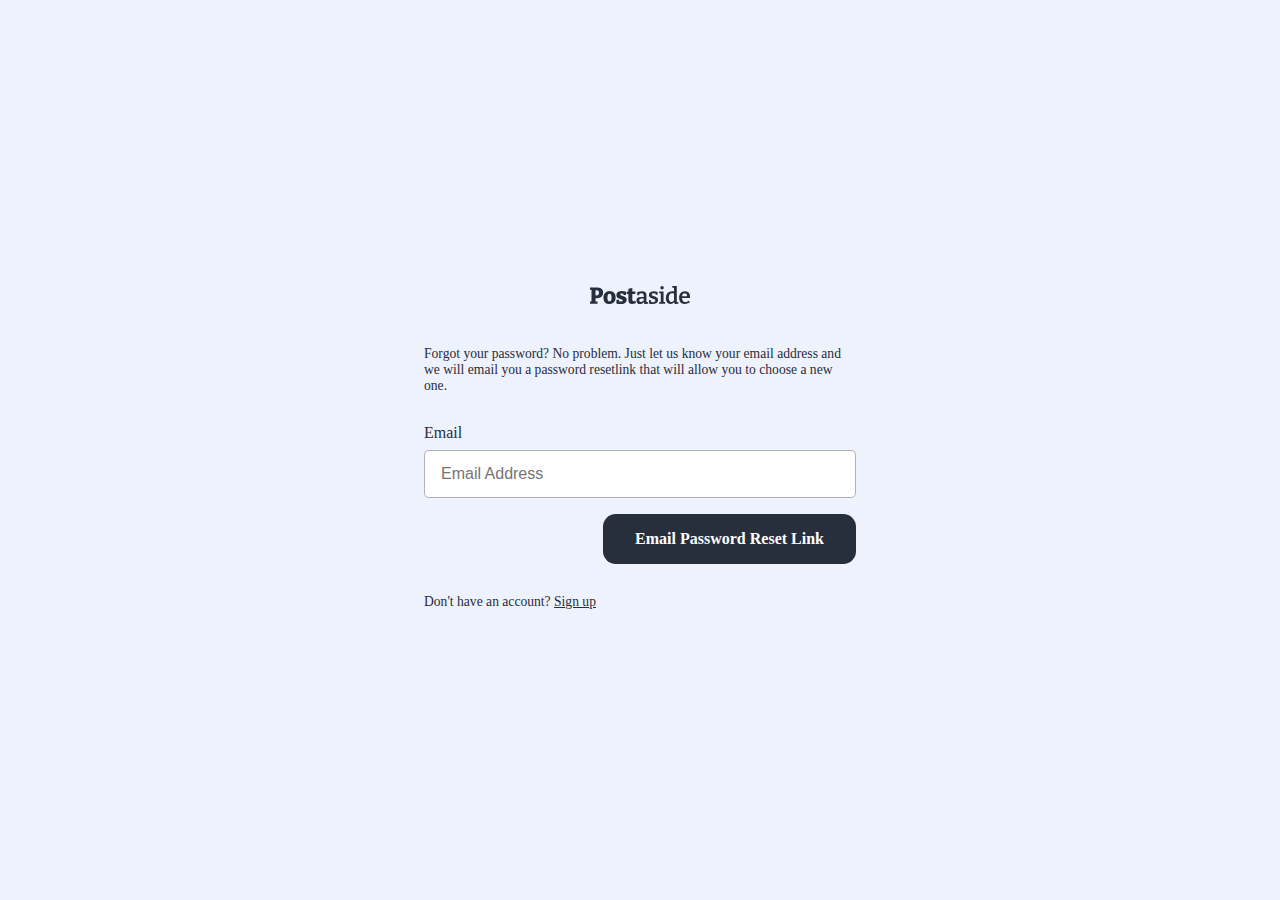
<file: forgot-password.html>
<!DOCTYPE html>
<html lang="en">
<head>
    <meta charset="UTF-8">
    <meta http-equiv="X-UA-Compatible" content="IE=edge">
    <meta name="viewport" content="width=device-width, initial-scale=1.0">
    <title>Forgot Password - Postaside</title>
    <link rel="stylesheet" href="css/forgot-password.css">
</head>
<body>
    <div class="container">
        <main>
            <a id="logo" href="index.html">
                <svg xmlns="http://www.w3.org/2000/svg" width="100" height="36" viewBox="0 0 757.594 137.937" fill="white" class="block h-9 w-auto -mt-0.5 transition ease-in-out duration-150 hover:opacity-75">
                    <path id="Postaside" class="cls-1" d="M77.5,88.3Q88.674,82.627,94,72.934a43.68,43.68,0,0,0,5.326-21.39,43.348,43.348,0,0,0-4.453-19.818A32.869,32.869,0,0,0,80.907,17.67q-9.519-5.238-24.533-5.238H42.406L-0.2,13.3V28.321l16.937,5.238L11.5,27.273v94.115l4.54-5.937L-0.2,120.864V135.88H57.073V120.864L37.691,115.8l4.191,5.588V89.434l-6.111,4.54H48.517Q66.327,93.974,77.5,88.3ZM64.144,38.8q4.277,4.89,4.278,13.27,0,9.081-4.976,14.667T48.517,72.323H35.77l6.111,4.54V29.369l-4.54,4.54H51.66Q59.865,33.909,64.144,38.8Zm59.193,7.072a39.838,39.838,0,0,0-16.414,17.374q-5.676,11.352-5.674,27.414,0,22.877,11.611,35.184t33.089,12.31q15.015,0,25.842-6.111a41.288,41.288,0,0,0,16.675-17.461q5.849-11.347,5.849-27.239,0-22.872-11.786-35.184t-33.437-12.31Q134.073,39.845,123.337,45.869Zm36.406,21.215q3.666,6.462,3.667,21.477a66.493,66.493,0,0,1-1.659,16.326q-1.662,6.377-5.151,9.429a13.547,13.547,0,0,1-9.254,3.056q-8.034,0-11.612-6.461T132.155,89.26q0-15.191,3.666-21.913t12.048-6.722Q156.076,60.624,159.743,67.084ZM232.816,60.8a17.843,17.843,0,0,1,8.818-1.921,64.179,64.179,0,0,1,13.619,1.746l-4.016-4.191,3.143,13.445h18.509l1.222-25.144a164.287,164.287,0,0,0-17.548-3.754,106.871,106.871,0,0,0-16.326-1.31A62.41,62.41,0,0,0,219.9,42.814a30.088,30.088,0,0,0-14.4,9.865q-5.238,6.724-5.239,17.548,0,8.733,3.405,14.143a25.82,25.82,0,0,0,8.905,8.643,52.692,52.692,0,0,0,11.612,5.064q6.11,1.833,11.611,3.4a36.05,36.05,0,0,1,8.906,3.667,6.467,6.467,0,0,1,3.4,5.762,5.626,5.626,0,0,1-2.095,4.54,13.078,13.078,0,0,1-5.587,2.532,32.518,32.518,0,0,1-7.159.786,54.989,54.989,0,0,1-6.985-.524,33.769,33.769,0,0,1-7.333-1.746l2.444,4.016-2.27-14.667H200.775l-1.222,27.588q8.729,2.271,17.112,3.579a104.106,104.106,0,0,0,16.064,1.31,69.175,69.175,0,0,0,22.961-3.58,36.032,36.032,0,0,0,16.239-10.825q6.024-7.244,6.024-18.6,0-8.03-3.493-13.1a26.264,26.264,0,0,0-8.992-8.119,60.948,60.948,0,0,0-11.786-4.976Q247.4,77.213,241.9,75.64a37.805,37.805,0,0,1-8.993-3.667,6.308,6.308,0,0,1-3.492-5.587A6.086,6.086,0,0,1,232.816,60.8Zm115.5,68.622-5.413-15.89q-4.018,1.4-7.247,2.183a24.971,24.971,0,0,1-5.849.786q-4.714,0-6.984-3.318t-2.27-10.651V57.83L317.588,61.5h25.843l0.523-19.382H317.588l2.969,3.841V16.273l-29.684,5.413V45.957l4.016-5.064L278.3,45.957V61.5H294.54l-3.667-3.667v48.716q0,15.715,6.723,23.66t19.992,7.944q14.839,0,30.732-8.73h0Zm79.27-60.59q0-14.315-8.381-21.04t-23.747-6.722A101.324,101.324,0,0,0,378,42.726,196.269,196.269,0,0,0,357.222,47.7l1.4,24.445h13.445l2.1-14.842-2.445,2.619a68.806,68.806,0,0,1,9.691-2.532,48.767,48.767,0,0,1,8.468-.786q8.029,0,12.4,3.754t4.365,12.31v13.27l1.571-1.921h-20.08a64.138,64.138,0,0,0-19.294,2.532,24.084,24.084,0,0,0-12.31,8.294q-4.366,5.762-4.365,15.89,0,13.271,7.333,20.167a25.258,25.258,0,0,0,17.985,6.9,37.733,37.733,0,0,0,16.85-4.191,48.728,48.728,0,0,0,15.627-12.746l-1.4-.524,2.793,16.763,28.636-1.4V124.88l-15.54-4.191,3.143,4.191V68.83ZM377.215,99.212q3.929-3.143,14.231-3.143h16.762l-1.571-1.746V115.1l1.048-4.191a53.707,53.707,0,0,1-11.525,8.381,23.737,23.737,0,0,1-11,3.143,11.576,11.576,0,0,1-8.556-3.317q-3.319-3.315-3.317-10.3Q373.287,102.358,377.215,99.212Zm94.551-41.033q4.363-2.967,11.35-2.968a56.151,56.151,0,0,1,15.191,2.445l-2.969-3.143,2.794,13.794h13.445l0.873-22.175a135.818,135.818,0,0,0-15.889-3.754,85.563,85.563,0,0,0-14.318-1.309,52.114,52.114,0,0,0-17.549,2.881,28.371,28.371,0,0,0-13.008,8.992Q446.8,59.055,446.8,68.83q0,8.209,3.492,13.27a26.186,26.186,0,0,0,8.993,8.119A62.114,62.114,0,0,0,470.893,95.2q6.11,1.923,11.612,3.841a31.775,31.775,0,0,1,8.992,4.627,8.881,8.881,0,0,1,3.492,7.421,9.477,9.477,0,0,1-2.794,6.984,17.465,17.465,0,0,1-7.071,4.191,29.327,29.327,0,0,1-9.167,1.4,54.127,54.127,0,0,1-7.6-.611,66.583,66.583,0,0,1-8.119-1.659l2.095,2.444-1.92-15.889H447.146L446.1,133.436a143.811,143.811,0,0,0,15.278,3.23,93.194,93.194,0,0,0,14.056,1.135,57.8,57.8,0,0,0,20.691-3.492,32.946,32.946,0,0,0,14.493-10.215q5.324-6.72,5.325-16.5,0-8.029-3.492-13.1a25.463,25.463,0,0,0-8.992-8.032,64.526,64.526,0,0,0-11.786-4.889q-6.287-1.919-11.786-3.754a30.134,30.134,0,0,1-8.993-4.54,8.691,8.691,0,0,1-3.492-7.246A9.1,9.1,0,0,1,471.766,58.179ZM557.149,42.29L523.8,43.512V54.338l13.794,3.492-1.4-1.572v67.05l1.571-1.92L523.8,125.055V135.88h45.573V125.055L555.4,121.388l1.746,1.92V42.29Zm-2.27-18.6q3.667-3.229,3.667-9.516,0-6.458-3.58-9.6a13.136,13.136,0,0,0-8.992-3.143,13.486,13.486,0,0,0-9.254,3.23q-3.668,3.233-3.667,9.691,0,5.938,3.492,9.254a12.875,12.875,0,0,0,9.254,3.318A13.235,13.235,0,0,0,554.879,23.694Zm70.278,110.353a59.463,59.463,0,0,0,15.453-11.262l-2.269-.873,2.793,15.016,28.636-1.222V124.88l-15.016-4.016,2.794,3.143V0.383l-34.224,1.4V12.432L638.166,16.8l-1.572-2.27V45.433l3.842-2.444a72.35,72.35,0,0,0-8.731-1.484,79.7,79.7,0,0,0-8.206-.436q-23.049,0-35.97,12.484t-12.921,37.8q0,14.842,4.54,25.318t12.31,15.8a30.6,30.6,0,0,0,17.723,5.326A36.348,36.348,0,0,0,625.157,134.047ZM606.3,118.332q-4.629-3.928-7.247-11.35a52.791,52.791,0,0,1-2.619-17.548q0-15.539,6.461-24.445t19.9-8.905a56.452,56.452,0,0,1,16.414,2.794l-2.62-4.889v63.732l2.445-6.461a48.564,48.564,0,0,1-11.35,8.207,23.845,23.845,0,0,1-10.651,2.794A16.085,16.085,0,0,1,606.3,118.332ZM736.644,134.4A80.872,80.872,0,0,0,756.9,124.182l-7.159-11.35a67.7,67.7,0,0,1-14.842,6.984,44.108,44.108,0,0,1-13.27,2.27q-8.558,0-14.144-4.365a25.089,25.089,0,0,1-8.206-11.961,53.746,53.746,0,0,1-2.62-17.548,55.611,55.611,0,0,1,2.183-16.239,23.865,23.865,0,0,1,6.984-11.35q4.8-4.191,12.31-4.191,6.635,0,10.652,3.318a17.789,17.789,0,0,1,5.674,8.9,40.65,40.65,0,0,1,1.485,12.572l2.444-1.572H691.769v13.27h64.955q0.523-3.143.7-5.762t0.175-5.238a52.166,52.166,0,0,0-4.016-20.953,32.128,32.128,0,0,0-12.31-14.58q-8.295-5.324-21.39-5.325-13.8,0-23.834,6.024a40.224,40.224,0,0,0-15.54,17.2q-5.5,11.176-5.5,26.715,0,15.191,5.238,25.667a36.138,36.138,0,0,0,14.667,15.8,43.265,43.265,0,0,0,21.652,5.326A63.812,63.812,0,0,0,736.644,134.4Z" transform="translate(0 -0.375)"></path>
                </svg>
            </a>
            <p>Forgot your password? No problem. Just let us know your email address and
                we will email you a password resetlink that will allow you to choose a new one.</p>
            <form action="">
                <label for="email">Email
                    <input name="email" id="email" type="email" placeholder="Email Address">
                </label>
                <input type="submit" value="Email Password Reset Link">
            </form>
            <p>Don't have an account? <a href="register.html">Sign up</a></p>
        </main>
    </div>
</body>
</html>
</file>
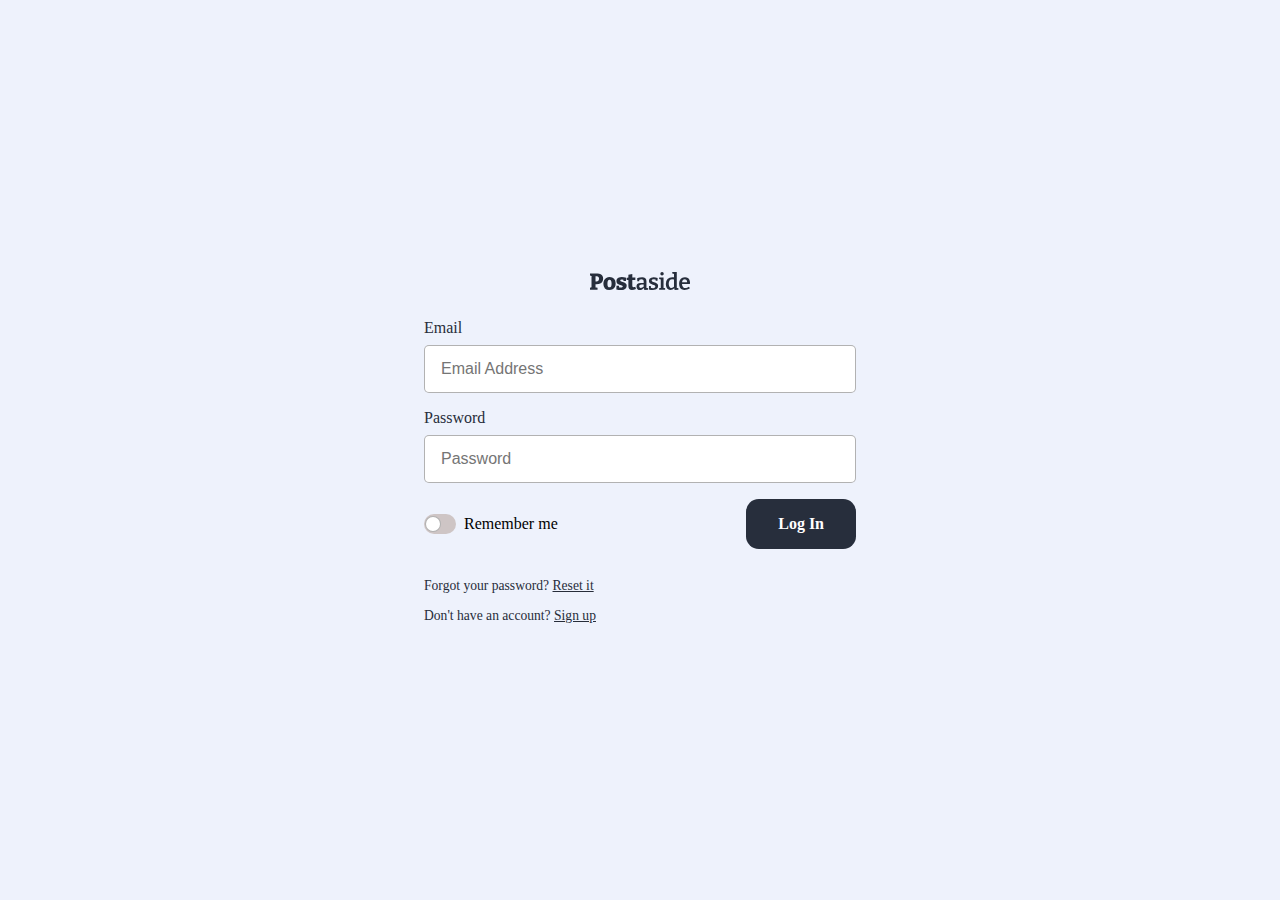
<file: login.html>
<!DOCTYPE html>
<html lang="en">
<head>
    <meta charset="UTF-8">
    <meta http-equiv="X-UA-Compatible" content="IE=edge">
    <meta name="viewport" content="width=device-width, initial-scale=1.0">
    <title>Login - Postaside</title>
    <link rel="stylesheet" href="css/login.css">
</head>
<body>
    <div class="container">
        <main>
            <a id="logo" href="index.html">
                <svg xmlns="http://www.w3.org/2000/svg" width="100" height="36" viewBox="0 0 757.594 137.937" fill="white" class="block h-9 w-auto -mt-0.5 transition ease-in-out duration-150 hover:opacity-75">
                    <path id="Postaside" class="cls-1" d="M77.5,88.3Q88.674,82.627,94,72.934a43.68,43.68,0,0,0,5.326-21.39,43.348,43.348,0,0,0-4.453-19.818A32.869,32.869,0,0,0,80.907,17.67q-9.519-5.238-24.533-5.238H42.406L-0.2,13.3V28.321l16.937,5.238L11.5,27.273v94.115l4.54-5.937L-0.2,120.864V135.88H57.073V120.864L37.691,115.8l4.191,5.588V89.434l-6.111,4.54H48.517Q66.327,93.974,77.5,88.3ZM64.144,38.8q4.277,4.89,4.278,13.27,0,9.081-4.976,14.667T48.517,72.323H35.77l6.111,4.54V29.369l-4.54,4.54H51.66Q59.865,33.909,64.144,38.8Zm59.193,7.072a39.838,39.838,0,0,0-16.414,17.374q-5.676,11.352-5.674,27.414,0,22.877,11.611,35.184t33.089,12.31q15.015,0,25.842-6.111a41.288,41.288,0,0,0,16.675-17.461q5.849-11.347,5.849-27.239,0-22.872-11.786-35.184t-33.437-12.31Q134.073,39.845,123.337,45.869Zm36.406,21.215q3.666,6.462,3.667,21.477a66.493,66.493,0,0,1-1.659,16.326q-1.662,6.377-5.151,9.429a13.547,13.547,0,0,1-9.254,3.056q-8.034,0-11.612-6.461T132.155,89.26q0-15.191,3.666-21.913t12.048-6.722Q156.076,60.624,159.743,67.084ZM232.816,60.8a17.843,17.843,0,0,1,8.818-1.921,64.179,64.179,0,0,1,13.619,1.746l-4.016-4.191,3.143,13.445h18.509l1.222-25.144a164.287,164.287,0,0,0-17.548-3.754,106.871,106.871,0,0,0-16.326-1.31A62.41,62.41,0,0,0,219.9,42.814a30.088,30.088,0,0,0-14.4,9.865q-5.238,6.724-5.239,17.548,0,8.733,3.405,14.143a25.82,25.82,0,0,0,8.905,8.643,52.692,52.692,0,0,0,11.612,5.064q6.11,1.833,11.611,3.4a36.05,36.05,0,0,1,8.906,3.667,6.467,6.467,0,0,1,3.4,5.762,5.626,5.626,0,0,1-2.095,4.54,13.078,13.078,0,0,1-5.587,2.532,32.518,32.518,0,0,1-7.159.786,54.989,54.989,0,0,1-6.985-.524,33.769,33.769,0,0,1-7.333-1.746l2.444,4.016-2.27-14.667H200.775l-1.222,27.588q8.729,2.271,17.112,3.579a104.106,104.106,0,0,0,16.064,1.31,69.175,69.175,0,0,0,22.961-3.58,36.032,36.032,0,0,0,16.239-10.825q6.024-7.244,6.024-18.6,0-8.03-3.493-13.1a26.264,26.264,0,0,0-8.992-8.119,60.948,60.948,0,0,0-11.786-4.976Q247.4,77.213,241.9,75.64a37.805,37.805,0,0,1-8.993-3.667,6.308,6.308,0,0,1-3.492-5.587A6.086,6.086,0,0,1,232.816,60.8Zm115.5,68.622-5.413-15.89q-4.018,1.4-7.247,2.183a24.971,24.971,0,0,1-5.849.786q-4.714,0-6.984-3.318t-2.27-10.651V57.83L317.588,61.5h25.843l0.523-19.382H317.588l2.969,3.841V16.273l-29.684,5.413V45.957l4.016-5.064L278.3,45.957V61.5H294.54l-3.667-3.667v48.716q0,15.715,6.723,23.66t19.992,7.944q14.839,0,30.732-8.73h0Zm79.27-60.59q0-14.315-8.381-21.04t-23.747-6.722A101.324,101.324,0,0,0,378,42.726,196.269,196.269,0,0,0,357.222,47.7l1.4,24.445h13.445l2.1-14.842-2.445,2.619a68.806,68.806,0,0,1,9.691-2.532,48.767,48.767,0,0,1,8.468-.786q8.029,0,12.4,3.754t4.365,12.31v13.27l1.571-1.921h-20.08a64.138,64.138,0,0,0-19.294,2.532,24.084,24.084,0,0,0-12.31,8.294q-4.366,5.762-4.365,15.89,0,13.271,7.333,20.167a25.258,25.258,0,0,0,17.985,6.9,37.733,37.733,0,0,0,16.85-4.191,48.728,48.728,0,0,0,15.627-12.746l-1.4-.524,2.793,16.763,28.636-1.4V124.88l-15.54-4.191,3.143,4.191V68.83ZM377.215,99.212q3.929-3.143,14.231-3.143h16.762l-1.571-1.746V115.1l1.048-4.191a53.707,53.707,0,0,1-11.525,8.381,23.737,23.737,0,0,1-11,3.143,11.576,11.576,0,0,1-8.556-3.317q-3.319-3.315-3.317-10.3Q373.287,102.358,377.215,99.212Zm94.551-41.033q4.363-2.967,11.35-2.968a56.151,56.151,0,0,1,15.191,2.445l-2.969-3.143,2.794,13.794h13.445l0.873-22.175a135.818,135.818,0,0,0-15.889-3.754,85.563,85.563,0,0,0-14.318-1.309,52.114,52.114,0,0,0-17.549,2.881,28.371,28.371,0,0,0-13.008,8.992Q446.8,59.055,446.8,68.83q0,8.209,3.492,13.27a26.186,26.186,0,0,0,8.993,8.119A62.114,62.114,0,0,0,470.893,95.2q6.11,1.923,11.612,3.841a31.775,31.775,0,0,1,8.992,4.627,8.881,8.881,0,0,1,3.492,7.421,9.477,9.477,0,0,1-2.794,6.984,17.465,17.465,0,0,1-7.071,4.191,29.327,29.327,0,0,1-9.167,1.4,54.127,54.127,0,0,1-7.6-.611,66.583,66.583,0,0,1-8.119-1.659l2.095,2.444-1.92-15.889H447.146L446.1,133.436a143.811,143.811,0,0,0,15.278,3.23,93.194,93.194,0,0,0,14.056,1.135,57.8,57.8,0,0,0,20.691-3.492,32.946,32.946,0,0,0,14.493-10.215q5.324-6.72,5.325-16.5,0-8.029-3.492-13.1a25.463,25.463,0,0,0-8.992-8.032,64.526,64.526,0,0,0-11.786-4.889q-6.287-1.919-11.786-3.754a30.134,30.134,0,0,1-8.993-4.54,8.691,8.691,0,0,1-3.492-7.246A9.1,9.1,0,0,1,471.766,58.179ZM557.149,42.29L523.8,43.512V54.338l13.794,3.492-1.4-1.572v67.05l1.571-1.92L523.8,125.055V135.88h45.573V125.055L555.4,121.388l1.746,1.92V42.29Zm-2.27-18.6q3.667-3.229,3.667-9.516,0-6.458-3.58-9.6a13.136,13.136,0,0,0-8.992-3.143,13.486,13.486,0,0,0-9.254,3.23q-3.668,3.233-3.667,9.691,0,5.938,3.492,9.254a12.875,12.875,0,0,0,9.254,3.318A13.235,13.235,0,0,0,554.879,23.694Zm70.278,110.353a59.463,59.463,0,0,0,15.453-11.262l-2.269-.873,2.793,15.016,28.636-1.222V124.88l-15.016-4.016,2.794,3.143V0.383l-34.224,1.4V12.432L638.166,16.8l-1.572-2.27V45.433l3.842-2.444a72.35,72.35,0,0,0-8.731-1.484,79.7,79.7,0,0,0-8.206-.436q-23.049,0-35.97,12.484t-12.921,37.8q0,14.842,4.54,25.318t12.31,15.8a30.6,30.6,0,0,0,17.723,5.326A36.348,36.348,0,0,0,625.157,134.047ZM606.3,118.332q-4.629-3.928-7.247-11.35a52.791,52.791,0,0,1-2.619-17.548q0-15.539,6.461-24.445t19.9-8.905a56.452,56.452,0,0,1,16.414,2.794l-2.62-4.889v63.732l2.445-6.461a48.564,48.564,0,0,1-11.35,8.207,23.845,23.845,0,0,1-10.651,2.794A16.085,16.085,0,0,1,606.3,118.332ZM736.644,134.4A80.872,80.872,0,0,0,756.9,124.182l-7.159-11.35a67.7,67.7,0,0,1-14.842,6.984,44.108,44.108,0,0,1-13.27,2.27q-8.558,0-14.144-4.365a25.089,25.089,0,0,1-8.206-11.961,53.746,53.746,0,0,1-2.62-17.548,55.611,55.611,0,0,1,2.183-16.239,23.865,23.865,0,0,1,6.984-11.35q4.8-4.191,12.31-4.191,6.635,0,10.652,3.318a17.789,17.789,0,0,1,5.674,8.9,40.65,40.65,0,0,1,1.485,12.572l2.444-1.572H691.769v13.27h64.955q0.523-3.143.7-5.762t0.175-5.238a52.166,52.166,0,0,0-4.016-20.953,32.128,32.128,0,0,0-12.31-14.58q-8.295-5.324-21.39-5.325-13.8,0-23.834,6.024a40.224,40.224,0,0,0-15.54,17.2q-5.5,11.176-5.5,26.715,0,15.191,5.238,25.667a36.138,36.138,0,0,0,14.667,15.8,43.265,43.265,0,0,0,21.652,5.326A63.812,63.812,0,0,0,736.644,134.4Z" transform="translate(0 -0.375)"></path>
                </svg>
            </a>
            <form action="">
                <label for="email">Email
                    <input name="email" id="email" type="email" placeholder="Email Address">
                </label>
                <label for="password">Password
                    <input name="password" id="password" type="password" placeholder="Password">
                </label>
                <div class="gap-2 flex">
                    <label class="except flex" for="checkbox">
                        <input type="checkbox" name="checkbox" id="checkbox" autocomplete="off">
                        <div class="switch">
                            <div class="toggle"></div>
                        </div>
                        Remember me
                    </label>
                    <input type="submit" value="Log In">
                </div>
            </form>

            <div class="links">
                <p>Forgot your password? <a href="forgot-password.html">Reset it</a></p>
                <p>Don't have an account? <a href="register.html">Sign up</a></p>
            </div>
        </main>
    </div>
</body>
</html>
</file>
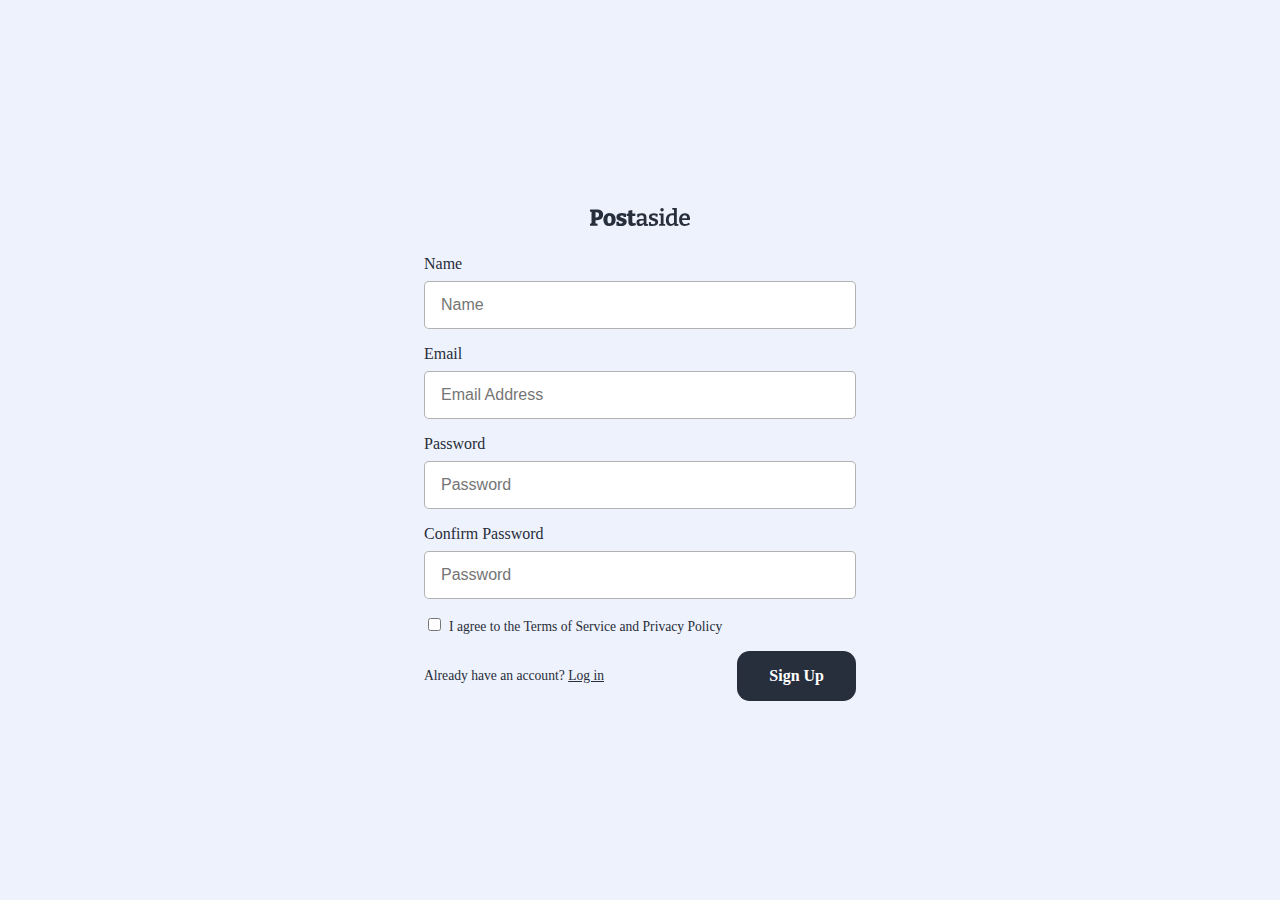
<file: register.html>
<!DOCTYPE html>
<html lang="en">
<head>
    <meta charset="UTF-8">
    <meta http-equiv="X-UA-Compatible" content="IE=edge">
    <meta name="viewport" content="width=device-width, initial-scale=1.0">
    <title>Register - Postaside</title>
    <link rel="stylesheet" href="css/register.css">
</head>
<body>
    <div class="container">
        <main>
            <a id="logo" href="index.html">
                <svg xmlns="http://www.w3.org/2000/svg" width="100" height="36" viewBox="0 0 757.594 137.937" fill="white" class="block h-9 w-auto -mt-0.5 transition ease-in-out duration-150 hover:opacity-75">
                    <path id="Postaside" class="cls-1" d="M77.5,88.3Q88.674,82.627,94,72.934a43.68,43.68,0,0,0,5.326-21.39,43.348,43.348,0,0,0-4.453-19.818A32.869,32.869,0,0,0,80.907,17.67q-9.519-5.238-24.533-5.238H42.406L-0.2,13.3V28.321l16.937,5.238L11.5,27.273v94.115l4.54-5.937L-0.2,120.864V135.88H57.073V120.864L37.691,115.8l4.191,5.588V89.434l-6.111,4.54H48.517Q66.327,93.974,77.5,88.3ZM64.144,38.8q4.277,4.89,4.278,13.27,0,9.081-4.976,14.667T48.517,72.323H35.77l6.111,4.54V29.369l-4.54,4.54H51.66Q59.865,33.909,64.144,38.8Zm59.193,7.072a39.838,39.838,0,0,0-16.414,17.374q-5.676,11.352-5.674,27.414,0,22.877,11.611,35.184t33.089,12.31q15.015,0,25.842-6.111a41.288,41.288,0,0,0,16.675-17.461q5.849-11.347,5.849-27.239,0-22.872-11.786-35.184t-33.437-12.31Q134.073,39.845,123.337,45.869Zm36.406,21.215q3.666,6.462,3.667,21.477a66.493,66.493,0,0,1-1.659,16.326q-1.662,6.377-5.151,9.429a13.547,13.547,0,0,1-9.254,3.056q-8.034,0-11.612-6.461T132.155,89.26q0-15.191,3.666-21.913t12.048-6.722Q156.076,60.624,159.743,67.084ZM232.816,60.8a17.843,17.843,0,0,1,8.818-1.921,64.179,64.179,0,0,1,13.619,1.746l-4.016-4.191,3.143,13.445h18.509l1.222-25.144a164.287,164.287,0,0,0-17.548-3.754,106.871,106.871,0,0,0-16.326-1.31A62.41,62.41,0,0,0,219.9,42.814a30.088,30.088,0,0,0-14.4,9.865q-5.238,6.724-5.239,17.548,0,8.733,3.405,14.143a25.82,25.82,0,0,0,8.905,8.643,52.692,52.692,0,0,0,11.612,5.064q6.11,1.833,11.611,3.4a36.05,36.05,0,0,1,8.906,3.667,6.467,6.467,0,0,1,3.4,5.762,5.626,5.626,0,0,1-2.095,4.54,13.078,13.078,0,0,1-5.587,2.532,32.518,32.518,0,0,1-7.159.786,54.989,54.989,0,0,1-6.985-.524,33.769,33.769,0,0,1-7.333-1.746l2.444,4.016-2.27-14.667H200.775l-1.222,27.588q8.729,2.271,17.112,3.579a104.106,104.106,0,0,0,16.064,1.31,69.175,69.175,0,0,0,22.961-3.58,36.032,36.032,0,0,0,16.239-10.825q6.024-7.244,6.024-18.6,0-8.03-3.493-13.1a26.264,26.264,0,0,0-8.992-8.119,60.948,60.948,0,0,0-11.786-4.976Q247.4,77.213,241.9,75.64a37.805,37.805,0,0,1-8.993-3.667,6.308,6.308,0,0,1-3.492-5.587A6.086,6.086,0,0,1,232.816,60.8Zm115.5,68.622-5.413-15.89q-4.018,1.4-7.247,2.183a24.971,24.971,0,0,1-5.849.786q-4.714,0-6.984-3.318t-2.27-10.651V57.83L317.588,61.5h25.843l0.523-19.382H317.588l2.969,3.841V16.273l-29.684,5.413V45.957l4.016-5.064L278.3,45.957V61.5H294.54l-3.667-3.667v48.716q0,15.715,6.723,23.66t19.992,7.944q14.839,0,30.732-8.73h0Zm79.27-60.59q0-14.315-8.381-21.04t-23.747-6.722A101.324,101.324,0,0,0,378,42.726,196.269,196.269,0,0,0,357.222,47.7l1.4,24.445h13.445l2.1-14.842-2.445,2.619a68.806,68.806,0,0,1,9.691-2.532,48.767,48.767,0,0,1,8.468-.786q8.029,0,12.4,3.754t4.365,12.31v13.27l1.571-1.921h-20.08a64.138,64.138,0,0,0-19.294,2.532,24.084,24.084,0,0,0-12.31,8.294q-4.366,5.762-4.365,15.89,0,13.271,7.333,20.167a25.258,25.258,0,0,0,17.985,6.9,37.733,37.733,0,0,0,16.85-4.191,48.728,48.728,0,0,0,15.627-12.746l-1.4-.524,2.793,16.763,28.636-1.4V124.88l-15.54-4.191,3.143,4.191V68.83ZM377.215,99.212q3.929-3.143,14.231-3.143h16.762l-1.571-1.746V115.1l1.048-4.191a53.707,53.707,0,0,1-11.525,8.381,23.737,23.737,0,0,1-11,3.143,11.576,11.576,0,0,1-8.556-3.317q-3.319-3.315-3.317-10.3Q373.287,102.358,377.215,99.212Zm94.551-41.033q4.363-2.967,11.35-2.968a56.151,56.151,0,0,1,15.191,2.445l-2.969-3.143,2.794,13.794h13.445l0.873-22.175a135.818,135.818,0,0,0-15.889-3.754,85.563,85.563,0,0,0-14.318-1.309,52.114,52.114,0,0,0-17.549,2.881,28.371,28.371,0,0,0-13.008,8.992Q446.8,59.055,446.8,68.83q0,8.209,3.492,13.27a26.186,26.186,0,0,0,8.993,8.119A62.114,62.114,0,0,0,470.893,95.2q6.11,1.923,11.612,3.841a31.775,31.775,0,0,1,8.992,4.627,8.881,8.881,0,0,1,3.492,7.421,9.477,9.477,0,0,1-2.794,6.984,17.465,17.465,0,0,1-7.071,4.191,29.327,29.327,0,0,1-9.167,1.4,54.127,54.127,0,0,1-7.6-.611,66.583,66.583,0,0,1-8.119-1.659l2.095,2.444-1.92-15.889H447.146L446.1,133.436a143.811,143.811,0,0,0,15.278,3.23,93.194,93.194,0,0,0,14.056,1.135,57.8,57.8,0,0,0,20.691-3.492,32.946,32.946,0,0,0,14.493-10.215q5.324-6.72,5.325-16.5,0-8.029-3.492-13.1a25.463,25.463,0,0,0-8.992-8.032,64.526,64.526,0,0,0-11.786-4.889q-6.287-1.919-11.786-3.754a30.134,30.134,0,0,1-8.993-4.54,8.691,8.691,0,0,1-3.492-7.246A9.1,9.1,0,0,1,471.766,58.179ZM557.149,42.29L523.8,43.512V54.338l13.794,3.492-1.4-1.572v67.05l1.571-1.92L523.8,125.055V135.88h45.573V125.055L555.4,121.388l1.746,1.92V42.29Zm-2.27-18.6q3.667-3.229,3.667-9.516,0-6.458-3.58-9.6a13.136,13.136,0,0,0-8.992-3.143,13.486,13.486,0,0,0-9.254,3.23q-3.668,3.233-3.667,9.691,0,5.938,3.492,9.254a12.875,12.875,0,0,0,9.254,3.318A13.235,13.235,0,0,0,554.879,23.694Zm70.278,110.353a59.463,59.463,0,0,0,15.453-11.262l-2.269-.873,2.793,15.016,28.636-1.222V124.88l-15.016-4.016,2.794,3.143V0.383l-34.224,1.4V12.432L638.166,16.8l-1.572-2.27V45.433l3.842-2.444a72.35,72.35,0,0,0-8.731-1.484,79.7,79.7,0,0,0-8.206-.436q-23.049,0-35.97,12.484t-12.921,37.8q0,14.842,4.54,25.318t12.31,15.8a30.6,30.6,0,0,0,17.723,5.326A36.348,36.348,0,0,0,625.157,134.047ZM606.3,118.332q-4.629-3.928-7.247-11.35a52.791,52.791,0,0,1-2.619-17.548q0-15.539,6.461-24.445t19.9-8.905a56.452,56.452,0,0,1,16.414,2.794l-2.62-4.889v63.732l2.445-6.461a48.564,48.564,0,0,1-11.35,8.207,23.845,23.845,0,0,1-10.651,2.794A16.085,16.085,0,0,1,606.3,118.332ZM736.644,134.4A80.872,80.872,0,0,0,756.9,124.182l-7.159-11.35a67.7,67.7,0,0,1-14.842,6.984,44.108,44.108,0,0,1-13.27,2.27q-8.558,0-14.144-4.365a25.089,25.089,0,0,1-8.206-11.961,53.746,53.746,0,0,1-2.62-17.548,55.611,55.611,0,0,1,2.183-16.239,23.865,23.865,0,0,1,6.984-11.35q4.8-4.191,12.31-4.191,6.635,0,10.652,3.318a17.789,17.789,0,0,1,5.674,8.9,40.65,40.65,0,0,1,1.485,12.572l2.444-1.572H691.769v13.27h64.955q0.523-3.143.7-5.762t0.175-5.238a52.166,52.166,0,0,0-4.016-20.953,32.128,32.128,0,0,0-12.31-14.58q-8.295-5.324-21.39-5.325-13.8,0-23.834,6.024a40.224,40.224,0,0,0-15.54,17.2q-5.5,11.176-5.5,26.715,0,15.191,5.238,25.667a36.138,36.138,0,0,0,14.667,15.8,43.265,43.265,0,0,0,21.652,5.326A63.812,63.812,0,0,0,736.644,134.4Z" transform="translate(0 -0.375)"></path>
                </svg>
            </a>
            <form method="POST" action="">
                <label for="name">Name
                    <input name="name" id="name" type="name" placeholder="Name">
                </label>
                <label for="email">Email
                    <input name="email" id="email" type="email" placeholder="Email Address">
                </label>
                <label for="password">Password
                    <input name="password" id="password" type="password" placeholder="Password">
                </label>
                <label for="retype-password">Confirm Password
                    <input name="retype-password" id="retype-password" type="password" placeholder="Password">
                </label>
                <label class="except" for="accept-terms"><input type="checkbox" name="accept-terms" id="accept-terms" autocomplete="off">I agree to the Terms of Service and Privacy Policy
                </label>
                <div class="gap-2 flex">
                    <p>Already have an account? <a href="login.html">Log in</a></p>
                    <input type="submit" value="Sign Up">
                </div>
            </form>
        </main>
    </div>
</body>
</html>
</file>
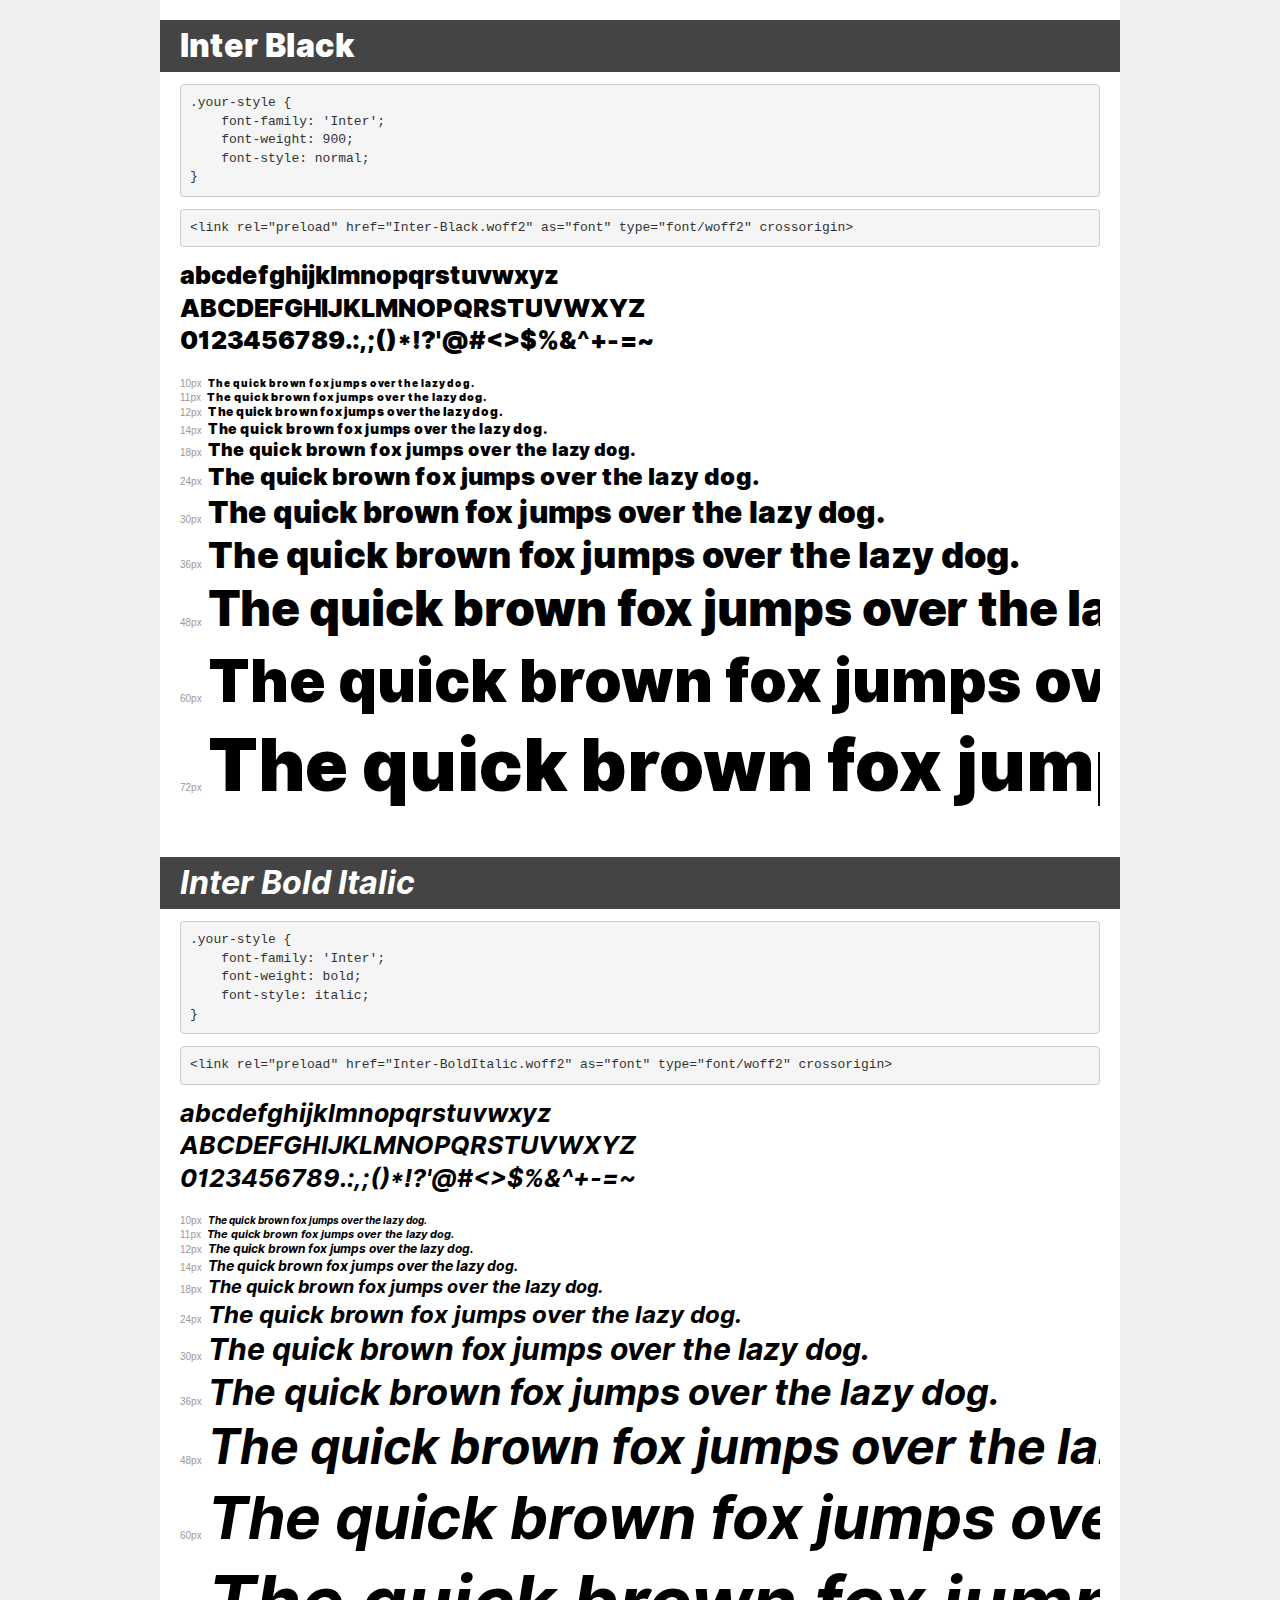
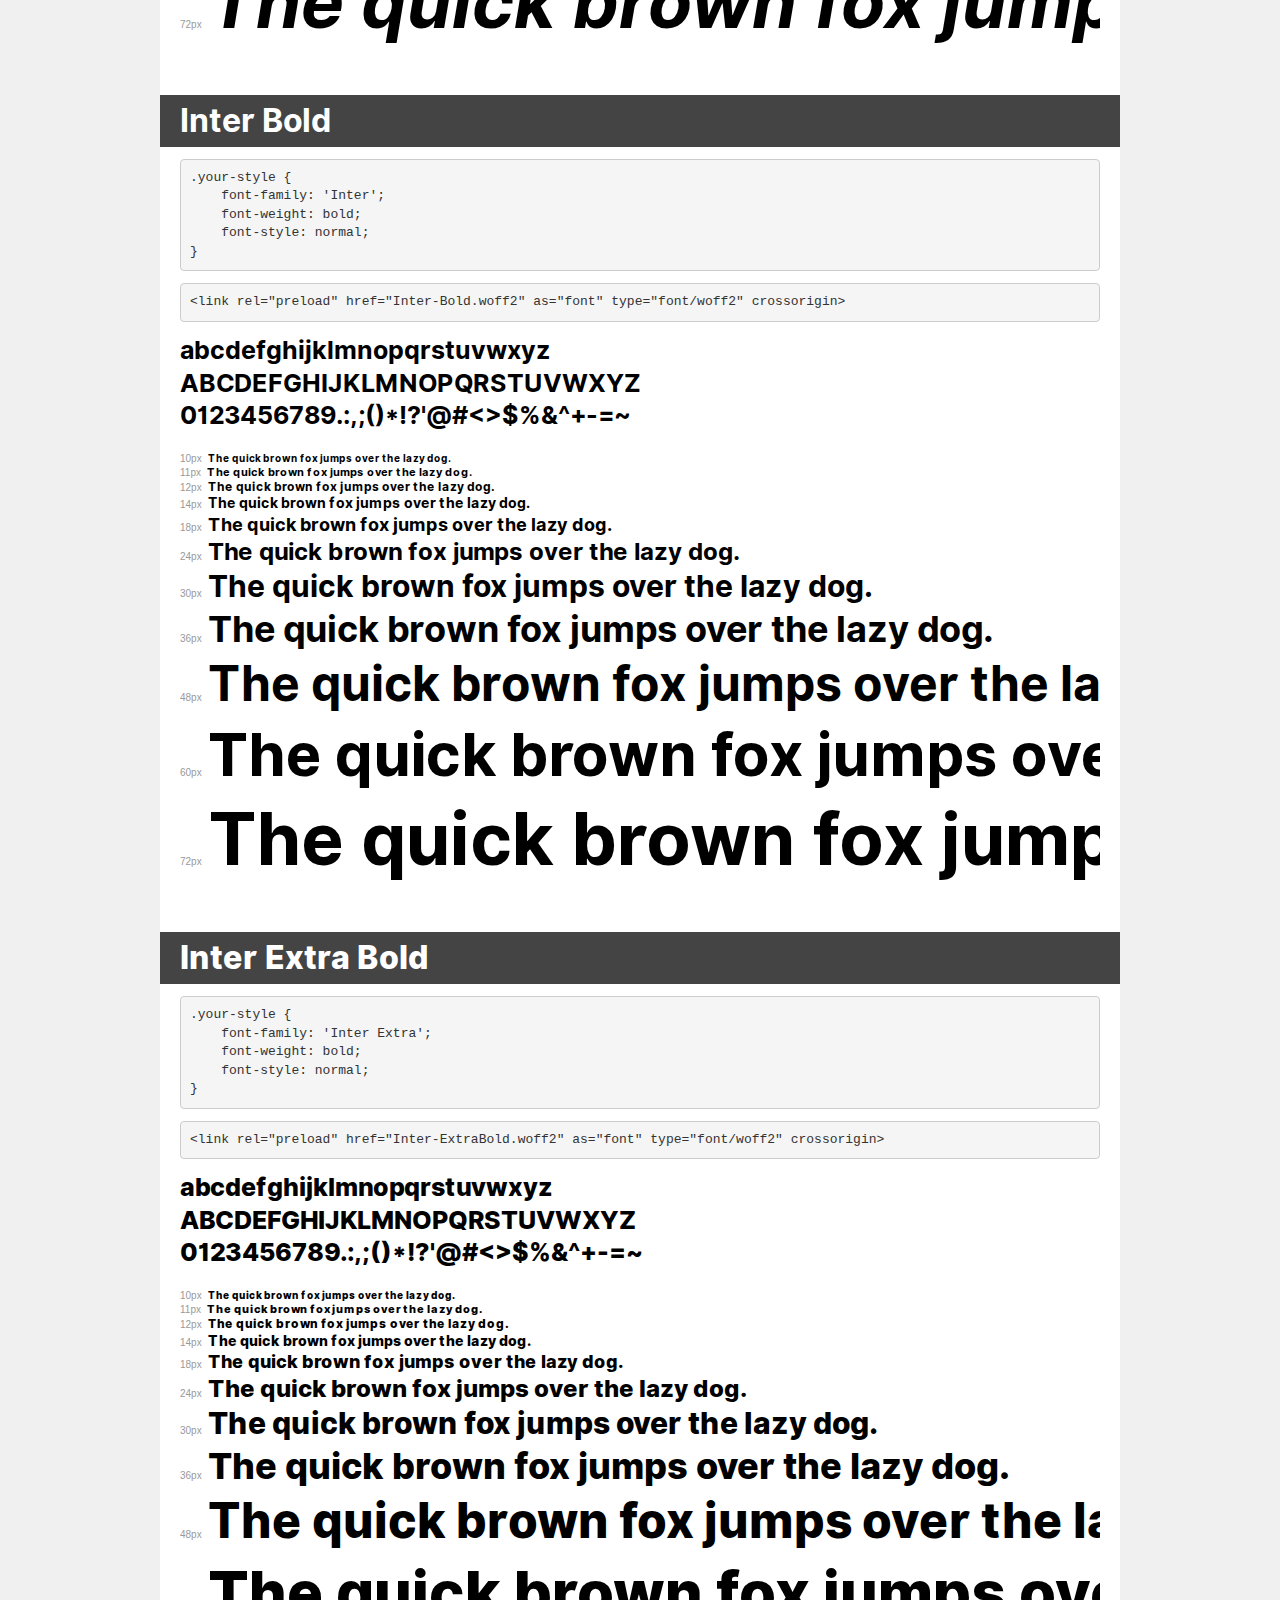
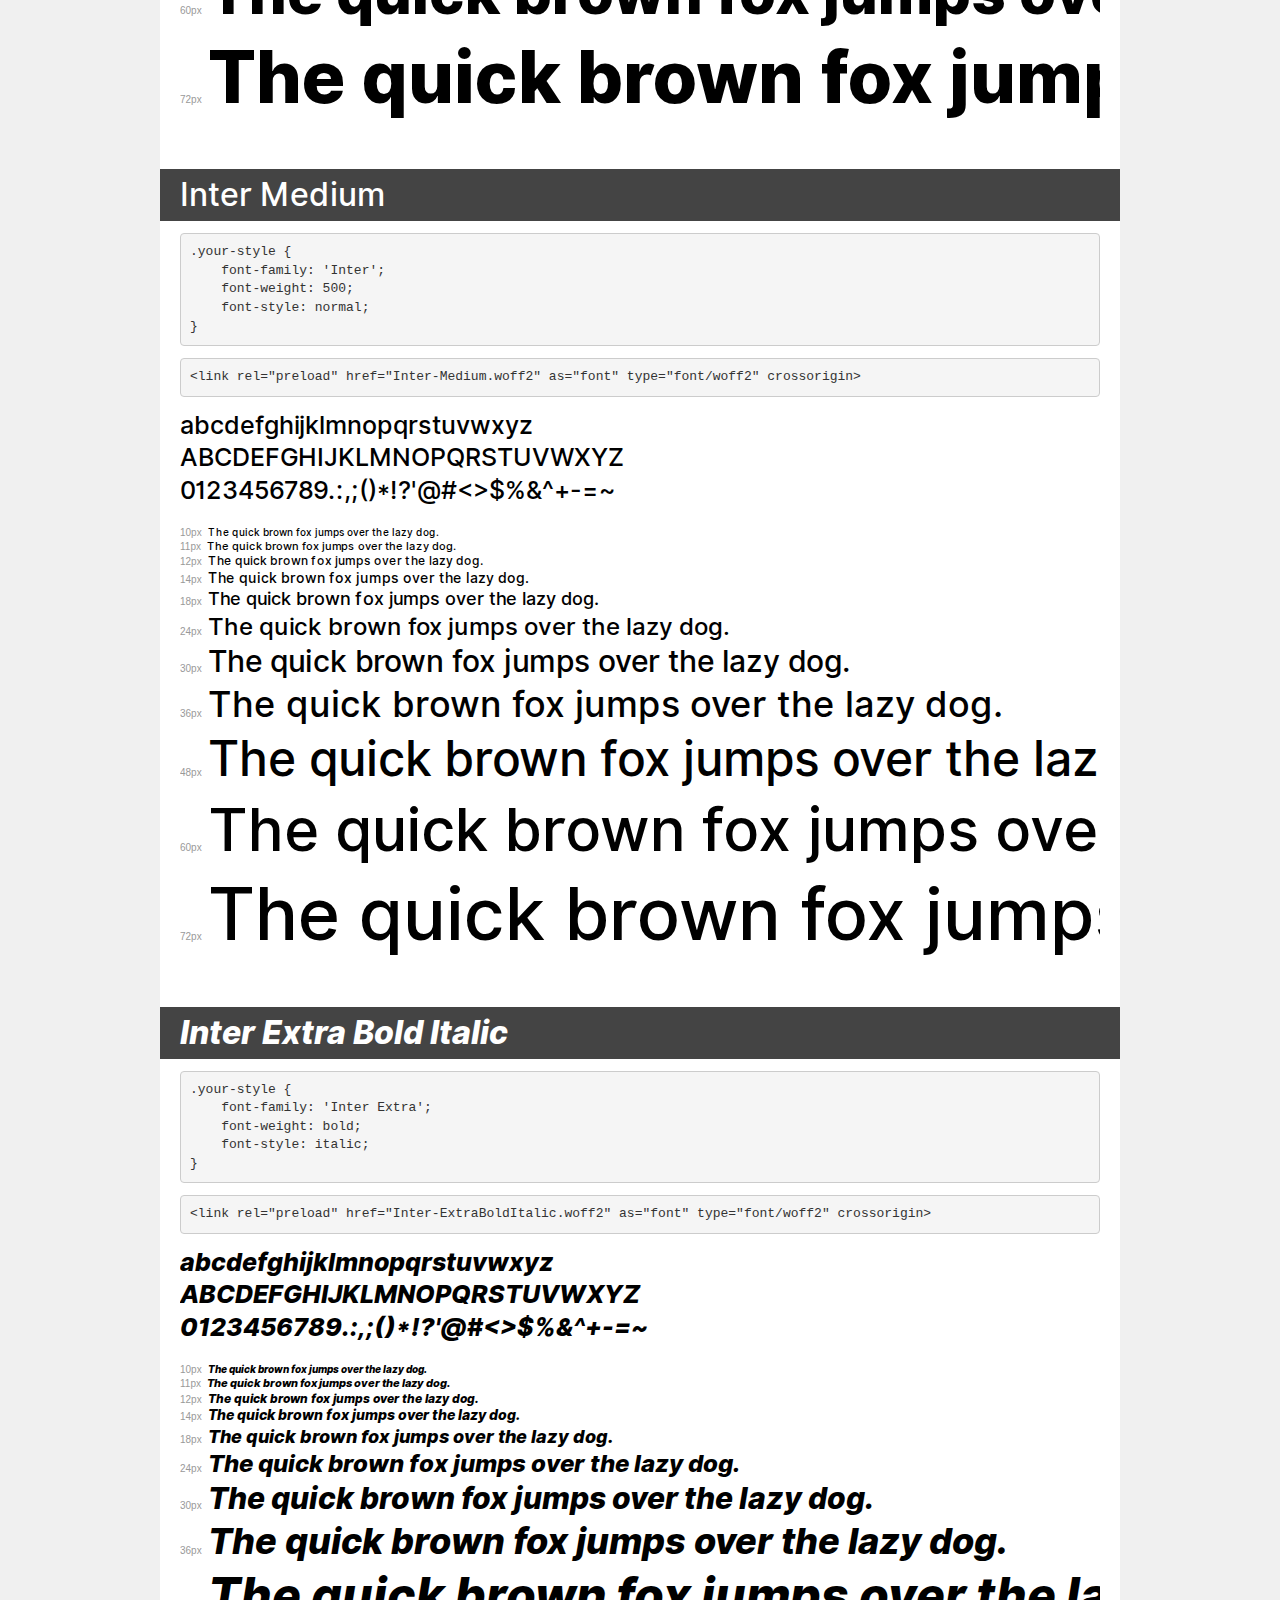
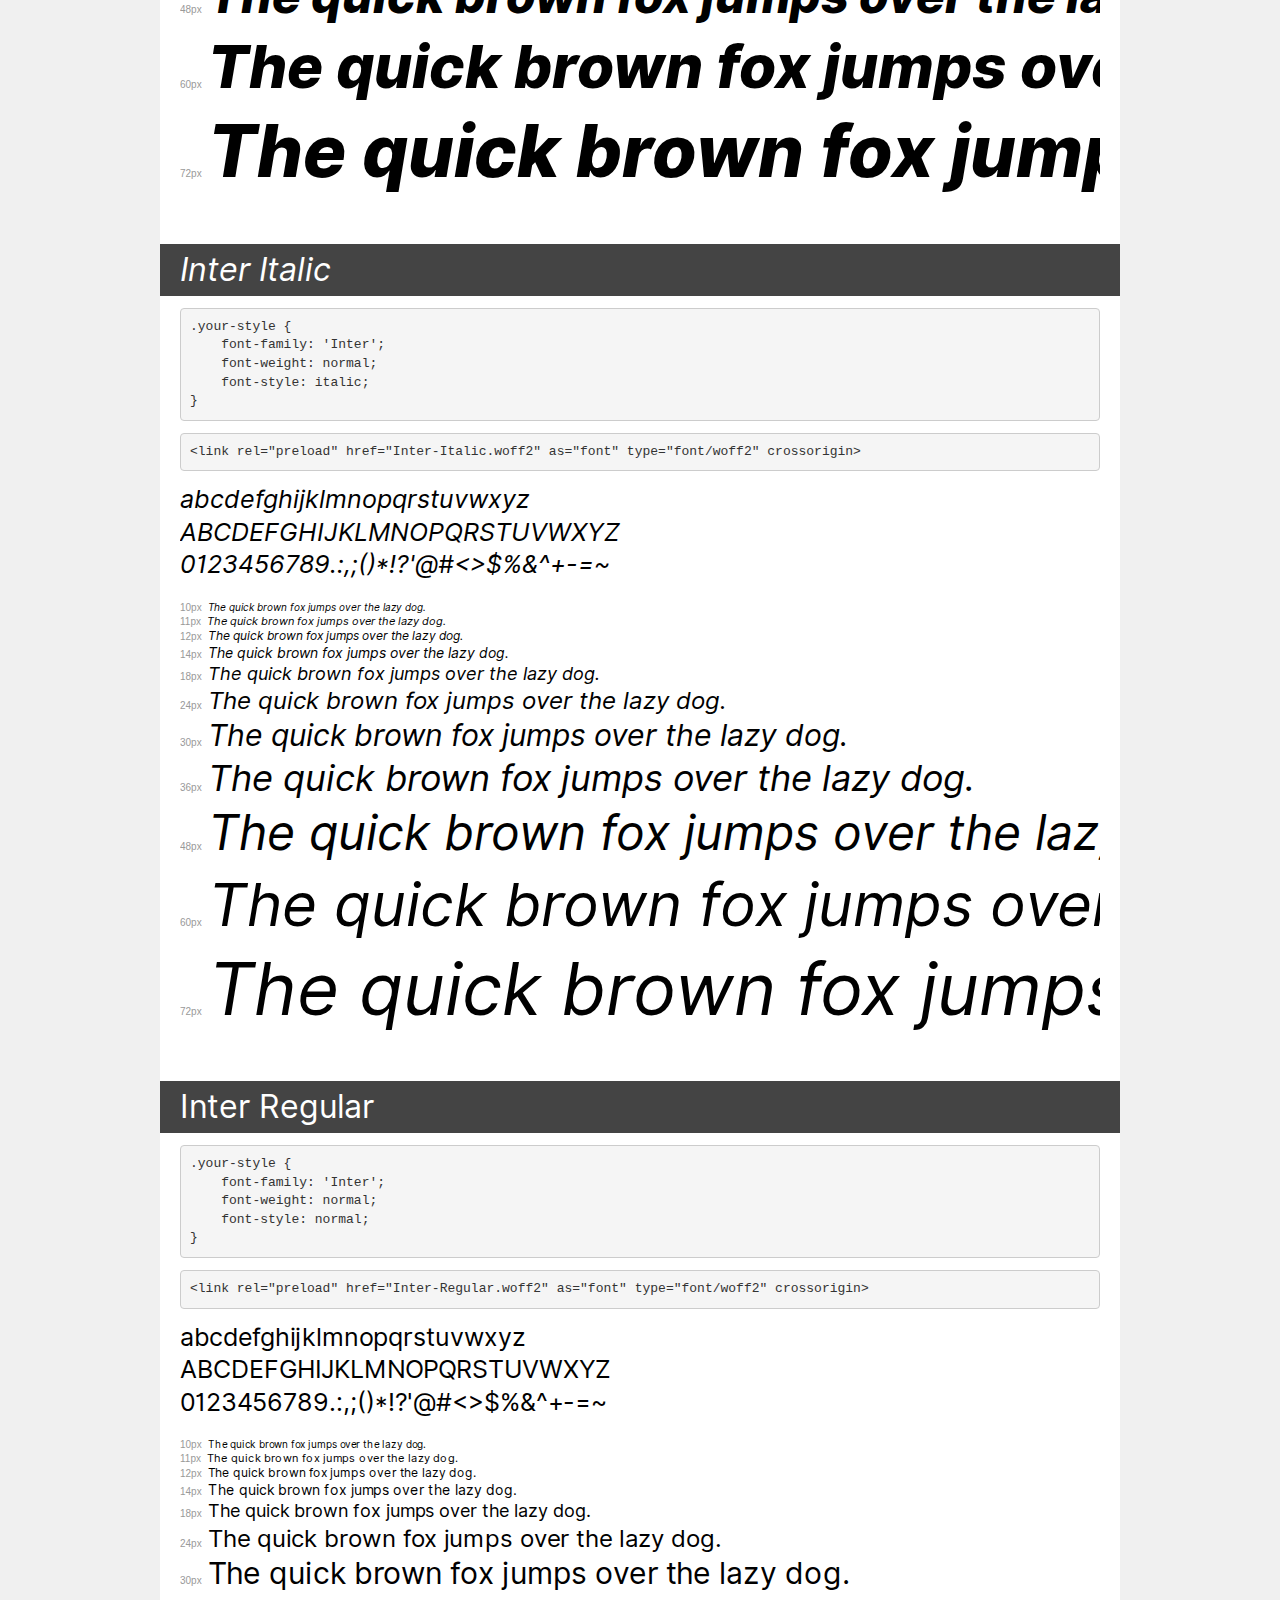
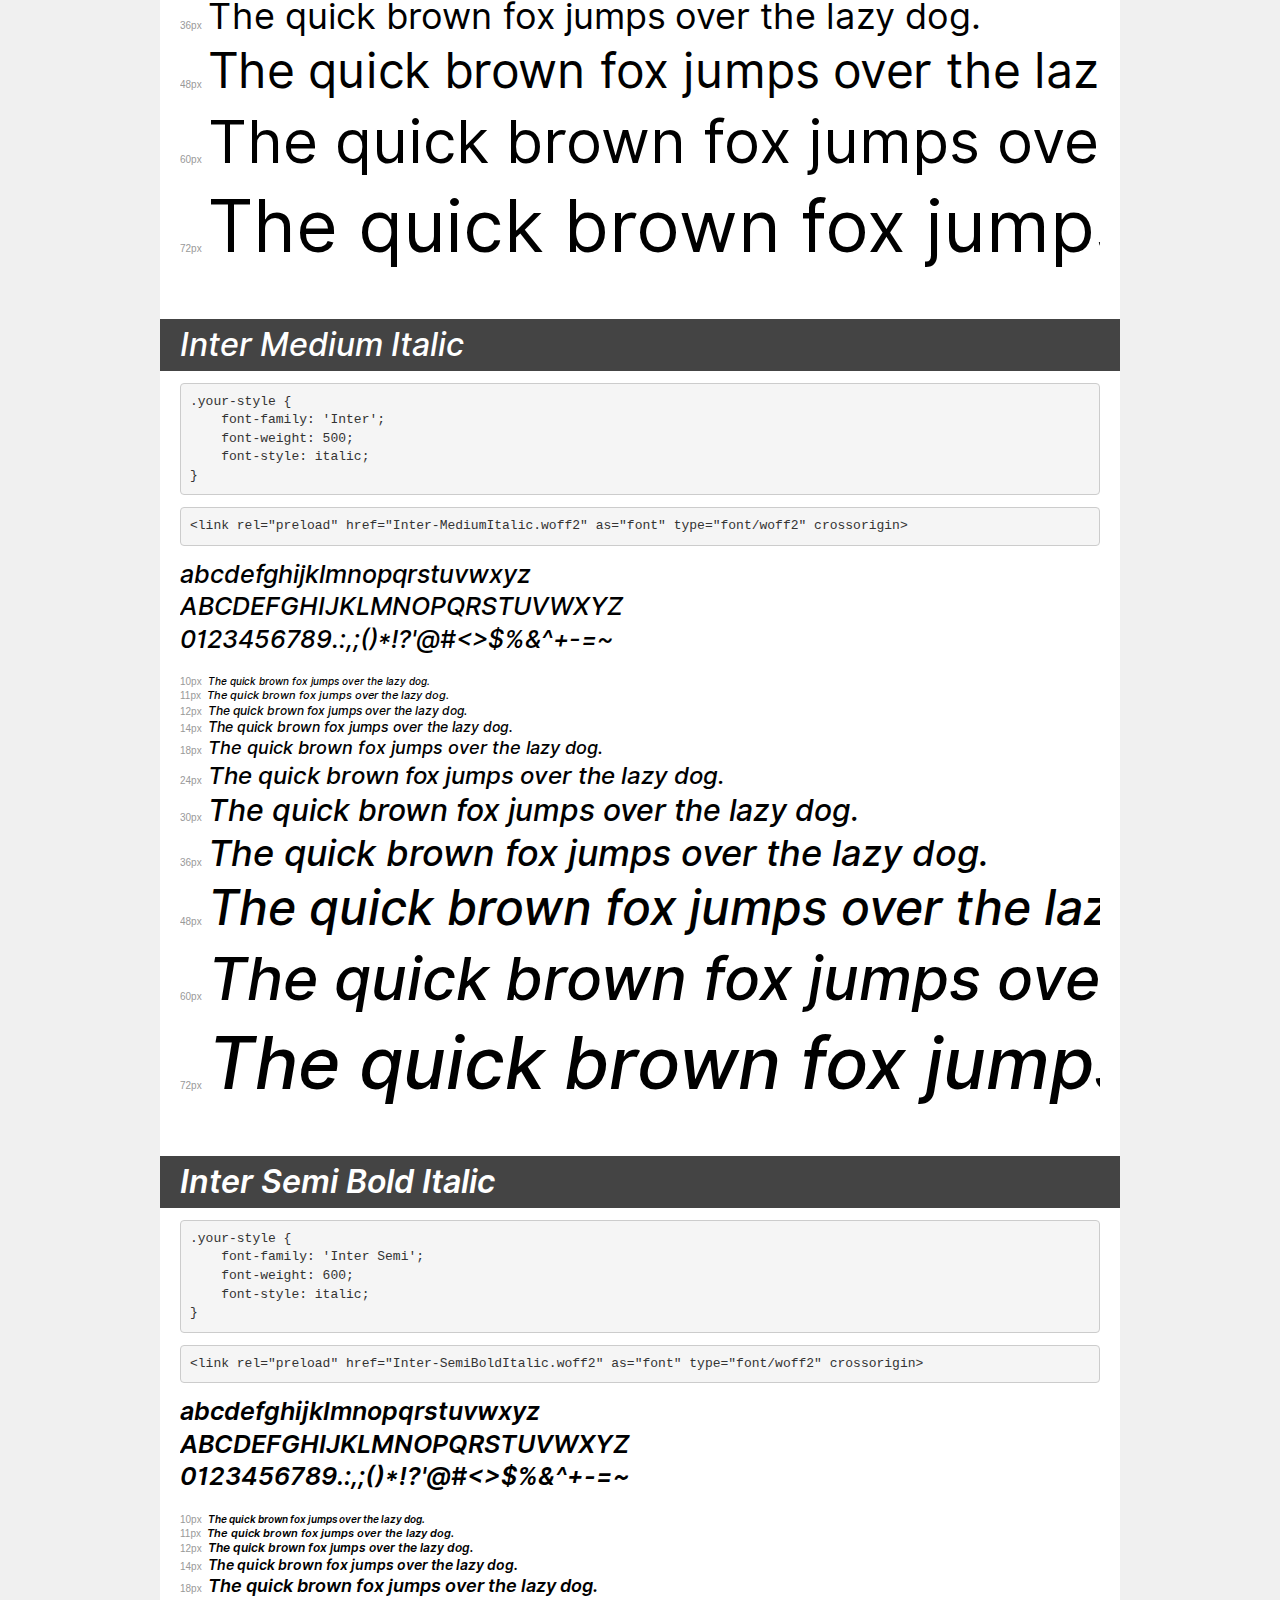
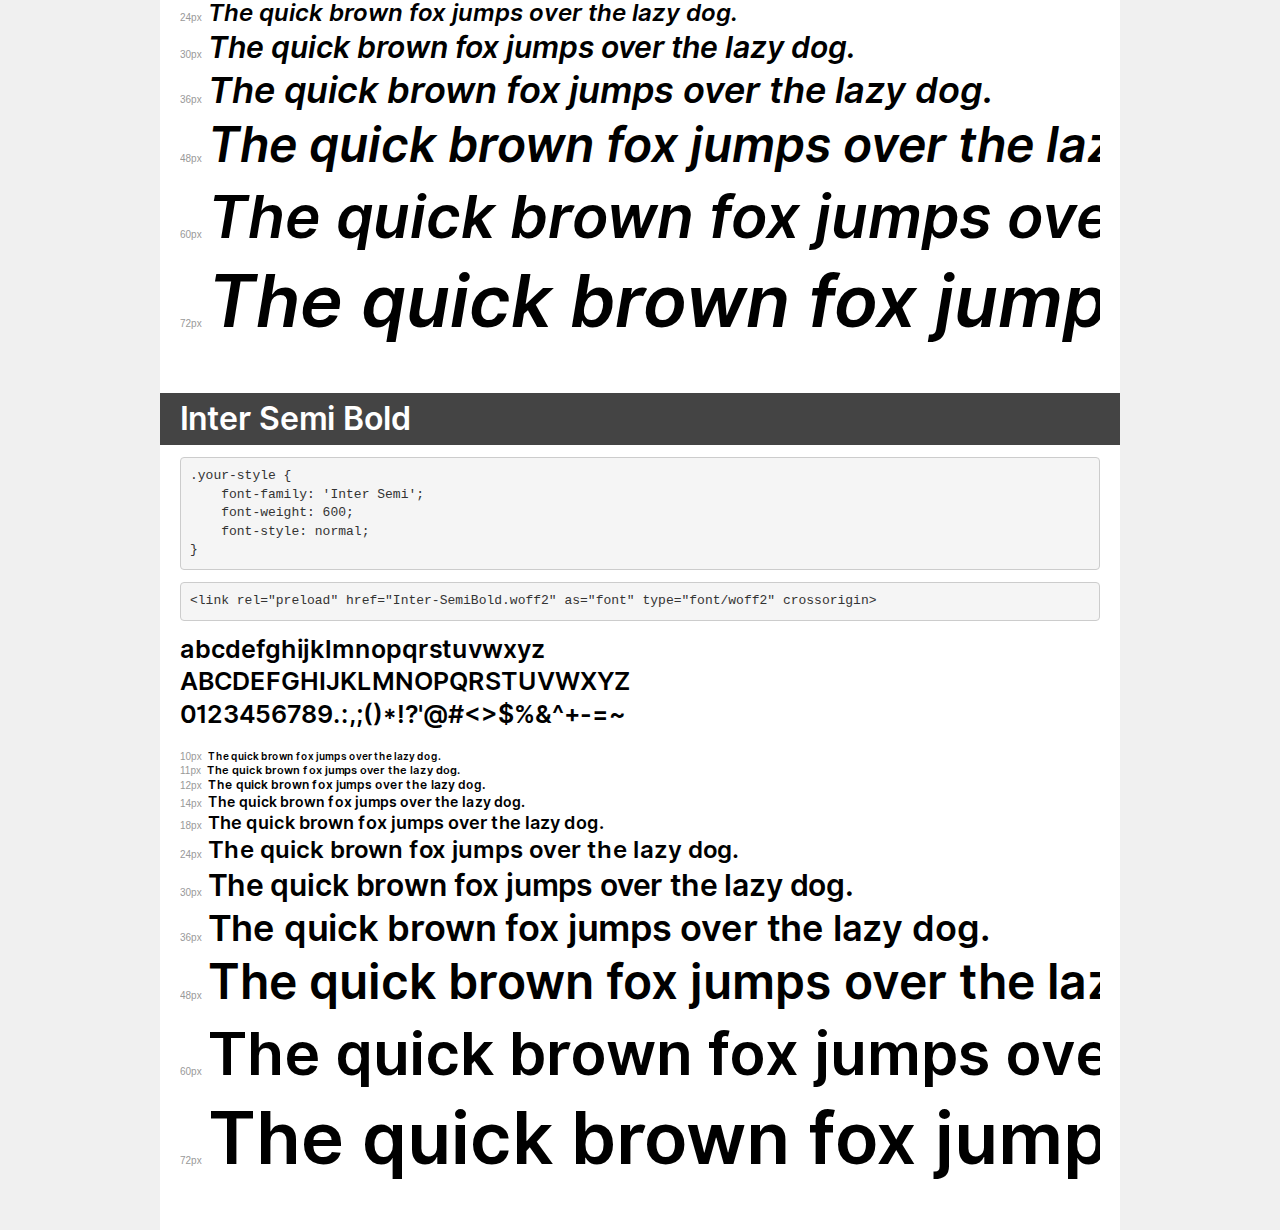
<file: assets/fonts/demo.html>
<!DOCTYPE html>
<html lang="en">
<head>
    <meta charset="utf-8">
    <meta http-equiv="X-UA-Compatible" content="IE=edge">
    <meta name="viewport" content="width=device-width, initial-scale=1">
    <meta name="robots" content="noindex, noarchive">
    <meta name="format-detection" content="telephone=no">
    <title>Transfonter demo</title>
    <link href="stylesheet.css" rel="stylesheet">
    <style>
        /*
        http://meyerweb.com/eric/tools/css/reset/
        v2.0 | 20110126
        License: none (public domain)
        */
        html, body, div, span, applet, object, iframe,
        h1, h2, h3, h4, h5, h6, p, blockquote, pre,
        a, abbr, acronym, address, big, cite, code,
        del, dfn, em, img, ins, kbd, q, s, samp,
        small, strike, strong, sub, sup, tt, var,
        b, u, i, center,
        dl, dt, dd, ol, ul, li,
        fieldset, form, label, legend,
        table, caption, tbody, tfoot, thead, tr, th, td,
        article, aside, canvas, details, embed,
        figure, figcaption, footer, header, hgroup,
        menu, nav, output, ruby, section, summary,
        time, mark, audio, video {
            margin: 0;
            padding: 0;
            border: 0;
            font-size: 100%;
            font: inherit;
            vertical-align: baseline;
        }
        /* HTML5 display-role reset for older browsers */
        article, aside, details, figcaption, figure,
        footer, header, hgroup, menu, nav, section {
            display: block;
        }
        body {
            line-height: 1;
        }
        ol, ul {
            list-style: none;
        }
        blockquote, q {
            quotes: none;
        }
        blockquote:before, blockquote:after,
        q:before, q:after {
            content: '';
            content: none;
        }
        table {
            border-collapse: collapse;
            border-spacing: 0;
        }
        /* demo styles */
        body {
            background: #f0f0f0;
            color: #000;
        }
        .page {
            background: #fff;
            width: 920px;
            margin: 0 auto;
            padding: 20px 20px 0 20px;
            overflow: hidden;
        }
        .font-container {
            overflow-x: auto;
            overflow-y: hidden;
            margin-bottom: 40px;
            line-height: 1.3;
            white-space: nowrap;
            padding-bottom: 5px;
        }
        h1 {
            position: relative;
            background: #444;
            font-size: 32px;
            color: #fff;
            padding: 10px 20px;
            margin: 0 -20px 12px -20px;
        }
        .letters {
            font-size: 25px;
            margin-bottom: 20px;
        }
        .s10:before {
            content: '10px';
        }
        .s11:before {
            content: '11px';
        }
        .s12:before {
            content: '12px';
        }
        .s14:before {
            content: '14px';
        }
        .s18:before {
            content: '18px';
        }
        .s24:before {
            content: '24px';
        }
        .s30:before {
            content: '30px';
        }
        .s36:before {
            content: '36px';
        }
        .s48:before {
            content: '48px';
        }
        .s60:before {
            content: '60px';
        }
        .s72:before {
            content: '72px';
        }
        .s10:before, .s11:before, .s12:before, .s14:before,
        .s18:before, .s24:before, .s30:before, .s36:before,
        .s48:before, .s60:before, .s72:before {
            font-family: Arial, sans-serif;
            font-size: 10px;
            font-weight: normal;
            font-style: normal;
            color: #999;
            padding-right: 6px;
        }
        pre {
            display: block;
            padding: 9px;
            margin: 0 0 12px;
            font-family: Monaco, Menlo, Consolas, "Courier New", monospace;
            font-size: 13px;
            line-height: 1.428571429;
            color: #333;
            font-weight: normal;
            font-style: normal;
            background-color: #f5f5f5;
            border: 1px solid #ccc;
            overflow-x: auto;
            border-radius: 4px;
        }
        /* responsive */
        @media (max-width: 959px) {
            .page {
                width: auto;
                margin: 0;
            }
        }
    </style>
</head>
<body>
<div class="page">
    <div class="demo">
        <h1 style="font-family: 'Inter'; font-weight: 900; font-style: normal;">Inter Black</h1>
        <pre title="Usage">.your-style {
    font-family: 'Inter';
    font-weight: 900;
    font-style: normal;
}</pre>
        <pre title="Preload (optional)">
&lt;link rel=&quot;preload&quot; href=&quot;Inter-Black.woff2&quot; as=&quot;font&quot; type=&quot;font/woff2&quot; crossorigin&gt;</pre>
        <div class="font-container" style="font-family: 'Inter'; font-weight: 900; font-style: normal;">
            <p class="letters">
                abcdefghijklmnopqrstuvwxyz<br>
ABCDEFGHIJKLMNOPQRSTUVWXYZ<br>
                0123456789.:,;()*!?'@#&lt;&gt;$%&^+-=~
            </p>
            <p class="s10" style="font-size: 10px;">The quick brown fox jumps over the lazy dog.</p>
            <p class="s11" style="font-size: 11px;">The quick brown fox jumps over the lazy dog.</p>
            <p class="s12" style="font-size: 12px;">The quick brown fox jumps over the lazy dog.</p>
            <p class="s14" style="font-size: 14px;">The quick brown fox jumps over the lazy dog.</p>
            <p class="s18" style="font-size: 18px;">The quick brown fox jumps over the lazy dog.</p>
            <p class="s24" style="font-size: 24px;">The quick brown fox jumps over the lazy dog.</p>
            <p class="s30" style="font-size: 30px;">The quick brown fox jumps over the lazy dog.</p>
            <p class="s36" style="font-size: 36px;">The quick brown fox jumps over the lazy dog.</p>
            <p class="s48" style="font-size: 48px;">The quick brown fox jumps over the lazy dog.</p>
            <p class="s60" style="font-size: 60px;">The quick brown fox jumps over the lazy dog.</p>
            <p class="s72" style="font-size: 72px;">The quick brown fox jumps over the lazy dog.</p>
        </div>
    </div>

    <div class="demo">
        <h1 style="font-family: 'Inter'; font-weight: bold; font-style: italic;">Inter Bold Italic</h1>
        <pre title="Usage">.your-style {
    font-family: 'Inter';
    font-weight: bold;
    font-style: italic;
}</pre>
        <pre title="Preload (optional)">
&lt;link rel=&quot;preload&quot; href=&quot;Inter-BoldItalic.woff2&quot; as=&quot;font&quot; type=&quot;font/woff2&quot; crossorigin&gt;</pre>
        <div class="font-container" style="font-family: 'Inter'; font-weight: bold; font-style: italic;">
            <p class="letters">
                abcdefghijklmnopqrstuvwxyz<br>
ABCDEFGHIJKLMNOPQRSTUVWXYZ<br>
                0123456789.:,;()*!?'@#&lt;&gt;$%&^+-=~
            </p>
            <p class="s10" style="font-size: 10px;">The quick brown fox jumps over the lazy dog.</p>
            <p class="s11" style="font-size: 11px;">The quick brown fox jumps over the lazy dog.</p>
            <p class="s12" style="font-size: 12px;">The quick brown fox jumps over the lazy dog.</p>
            <p class="s14" style="font-size: 14px;">The quick brown fox jumps over the lazy dog.</p>
            <p class="s18" style="font-size: 18px;">The quick brown fox jumps over the lazy dog.</p>
            <p class="s24" style="font-size: 24px;">The quick brown fox jumps over the lazy dog.</p>
            <p class="s30" style="font-size: 30px;">The quick brown fox jumps over the lazy dog.</p>
            <p class="s36" style="font-size: 36px;">The quick brown fox jumps over the lazy dog.</p>
            <p class="s48" style="font-size: 48px;">The quick brown fox jumps over the lazy dog.</p>
            <p class="s60" style="font-size: 60px;">The quick brown fox jumps over the lazy dog.</p>
            <p class="s72" style="font-size: 72px;">The quick brown fox jumps over the lazy dog.</p>
        </div>
    </div>

    <div class="demo">
        <h1 style="font-family: 'Inter'; font-weight: bold; font-style: normal;">Inter Bold</h1>
        <pre title="Usage">.your-style {
    font-family: 'Inter';
    font-weight: bold;
    font-style: normal;
}</pre>
        <pre title="Preload (optional)">
&lt;link rel=&quot;preload&quot; href=&quot;Inter-Bold.woff2&quot; as=&quot;font&quot; type=&quot;font/woff2&quot; crossorigin&gt;</pre>
        <div class="font-container" style="font-family: 'Inter'; font-weight: bold; font-style: normal;">
            <p class="letters">
                abcdefghijklmnopqrstuvwxyz<br>
ABCDEFGHIJKLMNOPQRSTUVWXYZ<br>
                0123456789.:,;()*!?'@#&lt;&gt;$%&^+-=~
            </p>
            <p class="s10" style="font-size: 10px;">The quick brown fox jumps over the lazy dog.</p>
            <p class="s11" style="font-size: 11px;">The quick brown fox jumps over the lazy dog.</p>
            <p class="s12" style="font-size: 12px;">The quick brown fox jumps over the lazy dog.</p>
            <p class="s14" style="font-size: 14px;">The quick brown fox jumps over the lazy dog.</p>
            <p class="s18" style="font-size: 18px;">The quick brown fox jumps over the lazy dog.</p>
            <p class="s24" style="font-size: 24px;">The quick brown fox jumps over the lazy dog.</p>
            <p class="s30" style="font-size: 30px;">The quick brown fox jumps over the lazy dog.</p>
            <p class="s36" style="font-size: 36px;">The quick brown fox jumps over the lazy dog.</p>
            <p class="s48" style="font-size: 48px;">The quick brown fox jumps over the lazy dog.</p>
            <p class="s60" style="font-size: 60px;">The quick brown fox jumps over the lazy dog.</p>
            <p class="s72" style="font-size: 72px;">The quick brown fox jumps over the lazy dog.</p>
        </div>
    </div>

    <div class="demo">
        <h1 style="font-family: 'Inter Extra'; font-weight: bold; font-style: normal;">Inter Extra Bold</h1>
        <pre title="Usage">.your-style {
    font-family: 'Inter Extra';
    font-weight: bold;
    font-style: normal;
}</pre>
        <pre title="Preload (optional)">
&lt;link rel=&quot;preload&quot; href=&quot;Inter-ExtraBold.woff2&quot; as=&quot;font&quot; type=&quot;font/woff2&quot; crossorigin&gt;</pre>
        <div class="font-container" style="font-family: 'Inter Extra'; font-weight: bold; font-style: normal;">
            <p class="letters">
                abcdefghijklmnopqrstuvwxyz<br>
ABCDEFGHIJKLMNOPQRSTUVWXYZ<br>
                0123456789.:,;()*!?'@#&lt;&gt;$%&^+-=~
            </p>
            <p class="s10" style="font-size: 10px;">The quick brown fox jumps over the lazy dog.</p>
            <p class="s11" style="font-size: 11px;">The quick brown fox jumps over the lazy dog.</p>
            <p class="s12" style="font-size: 12px;">The quick brown fox jumps over the lazy dog.</p>
            <p class="s14" style="font-size: 14px;">The quick brown fox jumps over the lazy dog.</p>
            <p class="s18" style="font-size: 18px;">The quick brown fox jumps over the lazy dog.</p>
            <p class="s24" style="font-size: 24px;">The quick brown fox jumps over the lazy dog.</p>
            <p class="s30" style="font-size: 30px;">The quick brown fox jumps over the lazy dog.</p>
            <p class="s36" style="font-size: 36px;">The quick brown fox jumps over the lazy dog.</p>
            <p class="s48" style="font-size: 48px;">The quick brown fox jumps over the lazy dog.</p>
            <p class="s60" style="font-size: 60px;">The quick brown fox jumps over the lazy dog.</p>
            <p class="s72" style="font-size: 72px;">The quick brown fox jumps over the lazy dog.</p>
        </div>
    </div>

    <div class="demo">
        <h1 style="font-family: 'Inter'; font-weight: 500; font-style: normal;">Inter Medium</h1>
        <pre title="Usage">.your-style {
    font-family: 'Inter';
    font-weight: 500;
    font-style: normal;
}</pre>
        <pre title="Preload (optional)">
&lt;link rel=&quot;preload&quot; href=&quot;Inter-Medium.woff2&quot; as=&quot;font&quot; type=&quot;font/woff2&quot; crossorigin&gt;</pre>
        <div class="font-container" style="font-family: 'Inter'; font-weight: 500; font-style: normal;">
            <p class="letters">
                abcdefghijklmnopqrstuvwxyz<br>
ABCDEFGHIJKLMNOPQRSTUVWXYZ<br>
                0123456789.:,;()*!?'@#&lt;&gt;$%&^+-=~
            </p>
            <p class="s10" style="font-size: 10px;">The quick brown fox jumps over the lazy dog.</p>
            <p class="s11" style="font-size: 11px;">The quick brown fox jumps over the lazy dog.</p>
            <p class="s12" style="font-size: 12px;">The quick brown fox jumps over the lazy dog.</p>
            <p class="s14" style="font-size: 14px;">The quick brown fox jumps over the lazy dog.</p>
            <p class="s18" style="font-size: 18px;">The quick brown fox jumps over the lazy dog.</p>
            <p class="s24" style="font-size: 24px;">The quick brown fox jumps over the lazy dog.</p>
            <p class="s30" style="font-size: 30px;">The quick brown fox jumps over the lazy dog.</p>
            <p class="s36" style="font-size: 36px;">The quick brown fox jumps over the lazy dog.</p>
            <p class="s48" style="font-size: 48px;">The quick brown fox jumps over the lazy dog.</p>
            <p class="s60" style="font-size: 60px;">The quick brown fox jumps over the lazy dog.</p>
            <p class="s72" style="font-size: 72px;">The quick brown fox jumps over the lazy dog.</p>
        </div>
    </div>

    <div class="demo">
        <h1 style="font-family: 'Inter Extra'; font-weight: bold; font-style: italic;">Inter Extra Bold Italic</h1>
        <pre title="Usage">.your-style {
    font-family: 'Inter Extra';
    font-weight: bold;
    font-style: italic;
}</pre>
        <pre title="Preload (optional)">
&lt;link rel=&quot;preload&quot; href=&quot;Inter-ExtraBoldItalic.woff2&quot; as=&quot;font&quot; type=&quot;font/woff2&quot; crossorigin&gt;</pre>
        <div class="font-container" style="font-family: 'Inter Extra'; font-weight: bold; font-style: italic;">
            <p class="letters">
                abcdefghijklmnopqrstuvwxyz<br>
ABCDEFGHIJKLMNOPQRSTUVWXYZ<br>
                0123456789.:,;()*!?'@#&lt;&gt;$%&^+-=~
            </p>
            <p class="s10" style="font-size: 10px;">The quick brown fox jumps over the lazy dog.</p>
            <p class="s11" style="font-size: 11px;">The quick brown fox jumps over the lazy dog.</p>
            <p class="s12" style="font-size: 12px;">The quick brown fox jumps over the lazy dog.</p>
            <p class="s14" style="font-size: 14px;">The quick brown fox jumps over the lazy dog.</p>
            <p class="s18" style="font-size: 18px;">The quick brown fox jumps over the lazy dog.</p>
            <p class="s24" style="font-size: 24px;">The quick brown fox jumps over the lazy dog.</p>
            <p class="s30" style="font-size: 30px;">The quick brown fox jumps over the lazy dog.</p>
            <p class="s36" style="font-size: 36px;">The quick brown fox jumps over the lazy dog.</p>
            <p class="s48" style="font-size: 48px;">The quick brown fox jumps over the lazy dog.</p>
            <p class="s60" style="font-size: 60px;">The quick brown fox jumps over the lazy dog.</p>
            <p class="s72" style="font-size: 72px;">The quick brown fox jumps over the lazy dog.</p>
        </div>
    </div>

    <div class="demo">
        <h1 style="font-family: 'Inter'; font-weight: normal; font-style: italic;">Inter Italic</h1>
        <pre title="Usage">.your-style {
    font-family: 'Inter';
    font-weight: normal;
    font-style: italic;
}</pre>
        <pre title="Preload (optional)">
&lt;link rel=&quot;preload&quot; href=&quot;Inter-Italic.woff2&quot; as=&quot;font&quot; type=&quot;font/woff2&quot; crossorigin&gt;</pre>
        <div class="font-container" style="font-family: 'Inter'; font-weight: normal; font-style: italic;">
            <p class="letters">
                abcdefghijklmnopqrstuvwxyz<br>
ABCDEFGHIJKLMNOPQRSTUVWXYZ<br>
                0123456789.:,;()*!?'@#&lt;&gt;$%&^+-=~
            </p>
            <p class="s10" style="font-size: 10px;">The quick brown fox jumps over the lazy dog.</p>
            <p class="s11" style="font-size: 11px;">The quick brown fox jumps over the lazy dog.</p>
            <p class="s12" style="font-size: 12px;">The quick brown fox jumps over the lazy dog.</p>
            <p class="s14" style="font-size: 14px;">The quick brown fox jumps over the lazy dog.</p>
            <p class="s18" style="font-size: 18px;">The quick brown fox jumps over the lazy dog.</p>
            <p class="s24" style="font-size: 24px;">The quick brown fox jumps over the lazy dog.</p>
            <p class="s30" style="font-size: 30px;">The quick brown fox jumps over the lazy dog.</p>
            <p class="s36" style="font-size: 36px;">The quick brown fox jumps over the lazy dog.</p>
            <p class="s48" style="font-size: 48px;">The quick brown fox jumps over the lazy dog.</p>
            <p class="s60" style="font-size: 60px;">The quick brown fox jumps over the lazy dog.</p>
            <p class="s72" style="font-size: 72px;">The quick brown fox jumps over the lazy dog.</p>
        </div>
    </div>

    <div class="demo">
        <h1 style="font-family: 'Inter'; font-weight: normal; font-style: normal;">Inter Regular</h1>
        <pre title="Usage">.your-style {
    font-family: 'Inter';
    font-weight: normal;
    font-style: normal;
}</pre>
        <pre title="Preload (optional)">
&lt;link rel=&quot;preload&quot; href=&quot;Inter-Regular.woff2&quot; as=&quot;font&quot; type=&quot;font/woff2&quot; crossorigin&gt;</pre>
        <div class="font-container" style="font-family: 'Inter'; font-weight: normal; font-style: normal;">
            <p class="letters">
                abcdefghijklmnopqrstuvwxyz<br>
ABCDEFGHIJKLMNOPQRSTUVWXYZ<br>
                0123456789.:,;()*!?'@#&lt;&gt;$%&^+-=~
            </p>
            <p class="s10" style="font-size: 10px;">The quick brown fox jumps over the lazy dog.</p>
            <p class="s11" style="font-size: 11px;">The quick brown fox jumps over the lazy dog.</p>
            <p class="s12" style="font-size: 12px;">The quick brown fox jumps over the lazy dog.</p>
            <p class="s14" style="font-size: 14px;">The quick brown fox jumps over the lazy dog.</p>
            <p class="s18" style="font-size: 18px;">The quick brown fox jumps over the lazy dog.</p>
            <p class="s24" style="font-size: 24px;">The quick brown fox jumps over the lazy dog.</p>
            <p class="s30" style="font-size: 30px;">The quick brown fox jumps over the lazy dog.</p>
            <p class="s36" style="font-size: 36px;">The quick brown fox jumps over the lazy dog.</p>
            <p class="s48" style="font-size: 48px;">The quick brown fox jumps over the lazy dog.</p>
            <p class="s60" style="font-size: 60px;">The quick brown fox jumps over the lazy dog.</p>
            <p class="s72" style="font-size: 72px;">The quick brown fox jumps over the lazy dog.</p>
        </div>
    </div>

    <div class="demo">
        <h1 style="font-family: 'Inter'; font-weight: 500; font-style: italic;">Inter Medium Italic</h1>
        <pre title="Usage">.your-style {
    font-family: 'Inter';
    font-weight: 500;
    font-style: italic;
}</pre>
        <pre title="Preload (optional)">
&lt;link rel=&quot;preload&quot; href=&quot;Inter-MediumItalic.woff2&quot; as=&quot;font&quot; type=&quot;font/woff2&quot; crossorigin&gt;</pre>
        <div class="font-container" style="font-family: 'Inter'; font-weight: 500; font-style: italic;">
            <p class="letters">
                abcdefghijklmnopqrstuvwxyz<br>
ABCDEFGHIJKLMNOPQRSTUVWXYZ<br>
                0123456789.:,;()*!?'@#&lt;&gt;$%&^+-=~
            </p>
            <p class="s10" style="font-size: 10px;">The quick brown fox jumps over the lazy dog.</p>
            <p class="s11" style="font-size: 11px;">The quick brown fox jumps over the lazy dog.</p>
            <p class="s12" style="font-size: 12px;">The quick brown fox jumps over the lazy dog.</p>
            <p class="s14" style="font-size: 14px;">The quick brown fox jumps over the lazy dog.</p>
            <p class="s18" style="font-size: 18px;">The quick brown fox jumps over the lazy dog.</p>
            <p class="s24" style="font-size: 24px;">The quick brown fox jumps over the lazy dog.</p>
            <p class="s30" style="font-size: 30px;">The quick brown fox jumps over the lazy dog.</p>
            <p class="s36" style="font-size: 36px;">The quick brown fox jumps over the lazy dog.</p>
            <p class="s48" style="font-size: 48px;">The quick brown fox jumps over the lazy dog.</p>
            <p class="s60" style="font-size: 60px;">The quick brown fox jumps over the lazy dog.</p>
            <p class="s72" style="font-size: 72px;">The quick brown fox jumps over the lazy dog.</p>
        </div>
    </div>

    <div class="demo">
        <h1 style="font-family: 'Inter Semi'; font-weight: 600; font-style: italic;">Inter Semi Bold Italic</h1>
        <pre title="Usage">.your-style {
    font-family: 'Inter Semi';
    font-weight: 600;
    font-style: italic;
}</pre>
        <pre title="Preload (optional)">
&lt;link rel=&quot;preload&quot; href=&quot;Inter-SemiBoldItalic.woff2&quot; as=&quot;font&quot; type=&quot;font/woff2&quot; crossorigin&gt;</pre>
        <div class="font-container" style="font-family: 'Inter Semi'; font-weight: 600; font-style: italic;">
            <p class="letters">
                abcdefghijklmnopqrstuvwxyz<br>
ABCDEFGHIJKLMNOPQRSTUVWXYZ<br>
                0123456789.:,;()*!?'@#&lt;&gt;$%&^+-=~
            </p>
            <p class="s10" style="font-size: 10px;">The quick brown fox jumps over the lazy dog.</p>
            <p class="s11" style="font-size: 11px;">The quick brown fox jumps over the lazy dog.</p>
            <p class="s12" style="font-size: 12px;">The quick brown fox jumps over the lazy dog.</p>
            <p class="s14" style="font-size: 14px;">The quick brown fox jumps over the lazy dog.</p>
            <p class="s18" style="font-size: 18px;">The quick brown fox jumps over the lazy dog.</p>
            <p class="s24" style="font-size: 24px;">The quick brown fox jumps over the lazy dog.</p>
            <p class="s30" style="font-size: 30px;">The quick brown fox jumps over the lazy dog.</p>
            <p class="s36" style="font-size: 36px;">The quick brown fox jumps over the lazy dog.</p>
            <p class="s48" style="font-size: 48px;">The quick brown fox jumps over the lazy dog.</p>
            <p class="s60" style="font-size: 60px;">The quick brown fox jumps over the lazy dog.</p>
            <p class="s72" style="font-size: 72px;">The quick brown fox jumps over the lazy dog.</p>
        </div>
    </div>

    <div class="demo">
        <h1 style="font-family: 'Inter Semi'; font-weight: 600; font-style: normal;">Inter Semi Bold</h1>
        <pre title="Usage">.your-style {
    font-family: 'Inter Semi';
    font-weight: 600;
    font-style: normal;
}</pre>
        <pre title="Preload (optional)">
&lt;link rel=&quot;preload&quot; href=&quot;Inter-SemiBold.woff2&quot; as=&quot;font&quot; type=&quot;font/woff2&quot; crossorigin&gt;</pre>
        <div class="font-container" style="font-family: 'Inter Semi'; font-weight: 600; font-style: normal;">
            <p class="letters">
                abcdefghijklmnopqrstuvwxyz<br>
ABCDEFGHIJKLMNOPQRSTUVWXYZ<br>
                0123456789.:,;()*!?'@#&lt;&gt;$%&^+-=~
            </p>
            <p class="s10" style="font-size: 10px;">The quick brown fox jumps over the lazy dog.</p>
            <p class="s11" style="font-size: 11px;">The quick brown fox jumps over the lazy dog.</p>
            <p class="s12" style="font-size: 12px;">The quick brown fox jumps over the lazy dog.</p>
            <p class="s14" style="font-size: 14px;">The quick brown fox jumps over the lazy dog.</p>
            <p class="s18" style="font-size: 18px;">The quick brown fox jumps over the lazy dog.</p>
            <p class="s24" style="font-size: 24px;">The quick brown fox jumps over the lazy dog.</p>
            <p class="s30" style="font-size: 30px;">The quick brown fox jumps over the lazy dog.</p>
            <p class="s36" style="font-size: 36px;">The quick brown fox jumps over the lazy dog.</p>
            <p class="s48" style="font-size: 48px;">The quick brown fox jumps over the lazy dog.</p>
            <p class="s60" style="font-size: 60px;">The quick brown fox jumps over the lazy dog.</p>
            <p class="s72" style="font-size: 72px;">The quick brown fox jumps over the lazy dog.</p>
        </div>
    </div>

</div>
</body>
</html>
</file>
<file: css/forgot-password.css>
html {
  box-sizing: border-box;
}

*, *::before, *::after {
  box-sizing: border-box;
}

.gap-2 {
  gap: 1rem;
}

.flex {
  display: flex;
  justify-content: space-between;
  align-items: center;
  flex-direction: row;
}

.button {
  background-color: red;
  color: #fff;
  border-radius: 3rem;
}

body {
  background-color: #eef2fc;
  font-family: 'Inter';
  margin: 0;
}

.container {
  width: 100%;
  height: 100vh;
  display: flex;
  justify-content: space-around;
}

@media (min-width: 48rem) {
  .container {
    align-items: center;
  }
}

.container main {
  margin-top: 5rem;
  display: flex;
  flex-direction: column;
  gap: 1rem;
  width: calc(min(90%, 27rem));
}

@media (min-width: 48rem) {
  .container main {
    margin-top: 0;
  }
}

.container main #logo {
  align-self: center;
}

#Postaside {
  fill: rgba(17, 24, 39, 0.9);
}

form {
  display: flex;
  flex-direction: column;
  gap: 1rem;
}

form label:not(.except) {
  display: flex;
  color: #272d3a;
  gap: .5rem;
  flex-direction: column;
}

form input:not([type="submit"]):not([type="checkbox"]) {
  height: 3rem;
  border: 1px solid rgba(0, 0, 0, 0.3);
  border-radius: 5px;
  font-size: 1rem;
  padding-left: 1rem;
}

form input[type="submit"] {
  background-color: rgba(17, 24, 39, 0.9);
  padding: 1rem 2rem;
  border-radius: .8rem;
  border: none;
  color: #fff;
  font-family: 'Inter';
  font-size: 1rem;
  font-weight: 700;
  cursor: pointer;
}

p, a, label[for="accept-terms"] {
  font-size: .85rem;
  color: #272d3a;
}

input[type="submit"] {
  align-self: flex-end;
}
/*# sourceMappingURL=forgot-password.css.map */
</file>
<file: css/login.css>
html {
  box-sizing: border-box;
}

*, *::before, *::after {
  box-sizing: border-box;
}

.gap-2 {
  gap: 1rem;
}

.flex {
  display: flex;
  justify-content: space-between;
  align-items: center;
  flex-direction: row;
}

.button {
  background-color: red;
  color: #fff;
  border-radius: 3rem;
}

body {
  background-color: #eef2fc;
  font-family: 'Inter';
  margin: 0;
}

.container {
  width: 100%;
  height: 100vh;
  display: flex;
  justify-content: space-around;
}

@media (min-width: 48rem) {
  .container {
    align-items: center;
  }
}

.container main {
  margin-top: 5rem;
  display: flex;
  flex-direction: column;
  gap: 1rem;
  width: calc(min(90%, 27rem));
}

@media (min-width: 48rem) {
  .container main {
    margin-top: 0;
  }
}

.container main #logo {
  align-self: center;
}

#Postaside {
  fill: rgba(17, 24, 39, 0.9);
}

form {
  display: flex;
  flex-direction: column;
  gap: 1rem;
}

form label:not(.except) {
  display: flex;
  color: #272d3a;
  gap: .5rem;
  flex-direction: column;
}

form input:not([type="submit"]):not([type="checkbox"]) {
  height: 3rem;
  border: 1px solid rgba(0, 0, 0, 0.3);
  border-radius: 5px;
  font-size: 1rem;
  padding-left: 1rem;
}

form input[type="submit"] {
  background-color: rgba(17, 24, 39, 0.9);
  padding: 1rem 2rem;
  border-radius: .8rem;
  border: none;
  color: #fff;
  font-family: 'Inter';
  font-size: 1rem;
  font-weight: 700;
  cursor: pointer;
}

p, a, label[for="accept-terms"] {
  font-size: .85rem;
  color: #272d3a;
}

input[type="checkbox"] {
  opacity: 0;
  width: 0;
  height: 0;
  position: absolute;
}

input:checked + .switch {
  background-color: rgba(17, 24, 39, 0.9);
}

input:checked + .switch > .toggle {
  inset: 2px 1px 2px auto;
}

.switch {
  background-color: #cec5c5;
  border-radius: 15px;
  width: 32px;
  height: 20px;
  position: relative;
  margin-right: .5rem;
  cursor: pointer;
}

.switch .toggle {
  position: absolute;
  inset: 2px auto 2px 1px;
  width: 16px;
  height: 16px;
  background-color: #fff;
  border: 1px solid rgba(0, 0, 0, 0.3);
  border-radius: 50%;
}
/*# sourceMappingURL=login.css.map */
</file>
<file: css/register.css>
html {
  box-sizing: border-box;
}

*, *::before, *::after {
  box-sizing: border-box;
}

.gap-2 {
  gap: 1rem;
}

.flex {
  display: flex;
  justify-content: space-between;
  align-items: center;
  flex-direction: row;
}

.button {
  background-color: red;
  color: #fff;
  border-radius: 3rem;
}

body {
  background-color: #eef2fc;
  font-family: 'Inter';
  margin: 0;
}

.container {
  width: 100%;
  height: 100vh;
  display: flex;
  justify-content: space-around;
}

@media (min-width: 48rem) {
  .container {
    align-items: center;
  }
}

.container main {
  margin-top: 5rem;
  display: flex;
  flex-direction: column;
  gap: 1rem;
  width: calc(min(90%, 27rem));
}

@media (min-width: 48rem) {
  .container main {
    margin-top: 0;
  }
}

.container main #logo {
  align-self: center;
}

#Postaside {
  fill: rgba(17, 24, 39, 0.9);
}

form {
  display: flex;
  flex-direction: column;
  gap: 1rem;
}

form label:not(.except) {
  display: flex;
  color: #272d3a;
  gap: .5rem;
  flex-direction: column;
}

form input:not([type="submit"]):not([type="checkbox"]) {
  height: 3rem;
  border: 1px solid rgba(0, 0, 0, 0.3);
  border-radius: 5px;
  font-size: 1rem;
  padding-left: 1rem;
}

form input[type="submit"] {
  background-color: rgba(17, 24, 39, 0.9);
  padding: 1rem 2rem;
  border-radius: .8rem;
  border: none;
  color: #fff;
  font-family: 'Inter';
  font-size: 1rem;
  font-weight: 700;
  cursor: pointer;
}

p, a, label[for="accept-terms"] {
  font-size: .85rem;
  color: #272d3a;
}

.flex-start {
  align-self: flex-start;
}

input[id="accept-terms"] {
  margin-right: .5rem;
  cursor: pointer;
}
/*# sourceMappingURL=register.css.map */
</file>
<file: assets/fonts/stylesheet.css>
@font-face {
    font-family: 'Inter';
    src: local('Inter Black'), local('Inter-Black'),
        url('Inter-Black.woff2') format('woff2'),
        url('Inter-Black.woff') format('woff');
    font-weight: 900;
    font-style: normal;
    font-display: swap;
}

@font-face {
    font-family: 'Inter';
    src: local('Inter Bold Italic'), local('Inter-BoldItalic'),
        url('Inter-BoldItalic.woff2') format('woff2'),
        url('Inter-BoldItalic.woff') format('woff');
    font-weight: bold;
    font-style: italic;
    font-display: swap;
}

@font-face {
    font-family: 'Inter';
    src: local('Inter Bold'), local('Inter-Bold'),
        url('Inter-Bold.woff2') format('woff2'),
        url('Inter-Bold.woff') format('woff');
    font-weight: bold;
    font-style: normal;
    font-display: swap;
}

@font-face {
    font-family: 'Inter Extra';
    src: local('Inter Extra Bold'), local('Inter-ExtraBold'),
        url('Inter-ExtraBold.woff2') format('woff2'),
        url('Inter-ExtraBold.woff') format('woff');
    font-weight: bold;
    font-style: normal;
    font-display: swap;
}

@font-face {
    font-family: 'Inter';
    src: local('Inter Medium'), local('Inter-Medium'),
        url('Inter-Medium.woff2') format('woff2'),
        url('Inter-Medium.woff') format('woff');
    font-weight: 500;
    font-style: normal;
    font-display: swap;
}

@font-face {
    font-family: 'Inter Extra';
    src: local('Inter Extra Bold Italic'), local('Inter-ExtraBoldItalic'),
        url('Inter-ExtraBoldItalic.woff2') format('woff2'),
        url('Inter-ExtraBoldItalic.woff') format('woff');
    font-weight: bold;
    font-style: italic;
    font-display: swap;
}

@font-face {
    font-family: 'Inter';
    src: local('Inter Italic'), local('Inter-Italic'),
        url('Inter-Italic.woff2') format('woff2'),
        url('Inter-Italic.woff') format('woff');
    font-weight: normal;
    font-style: italic;
    font-display: swap;
}

@font-face {
    font-family: 'Inter';
    src: local('Inter Regular'), local('Inter-Regular'),
        url('Inter-Regular.woff2') format('woff2'),
        url('Inter-Regular.woff') format('woff');
    font-weight: normal;
    font-style: normal;
    font-display: swap;
}

@font-face {
    font-family: 'Inter';
    src: local('Inter Medium Italic'), local('Inter-MediumItalic'),
        url('Inter-MediumItalic.woff2') format('woff2'),
        url('Inter-MediumItalic.woff') format('woff');
    font-weight: 500;
    font-style: italic;
    font-display: swap;
}

@font-face {
    font-family: 'Inter Semi';
    src: local('Inter Semi Bold Italic'), local('Inter-SemiBoldItalic'),
        url('Inter-SemiBoldItalic.woff2') format('woff2'),
        url('Inter-SemiBoldItalic.woff') format('woff');
    font-weight: 600;
    font-style: italic;
    font-display: swap;
}

@font-face {
    font-family: 'Inter Semi';
    src: local('Inter Semi Bold'), local('Inter-SemiBold'),
        url('Inter-SemiBold.woff2') format('woff2'),
        url('Inter-SemiBold.woff') format('woff');
    font-weight: 600;
    font-style: normal;
    font-display: swap;
}
</file>
